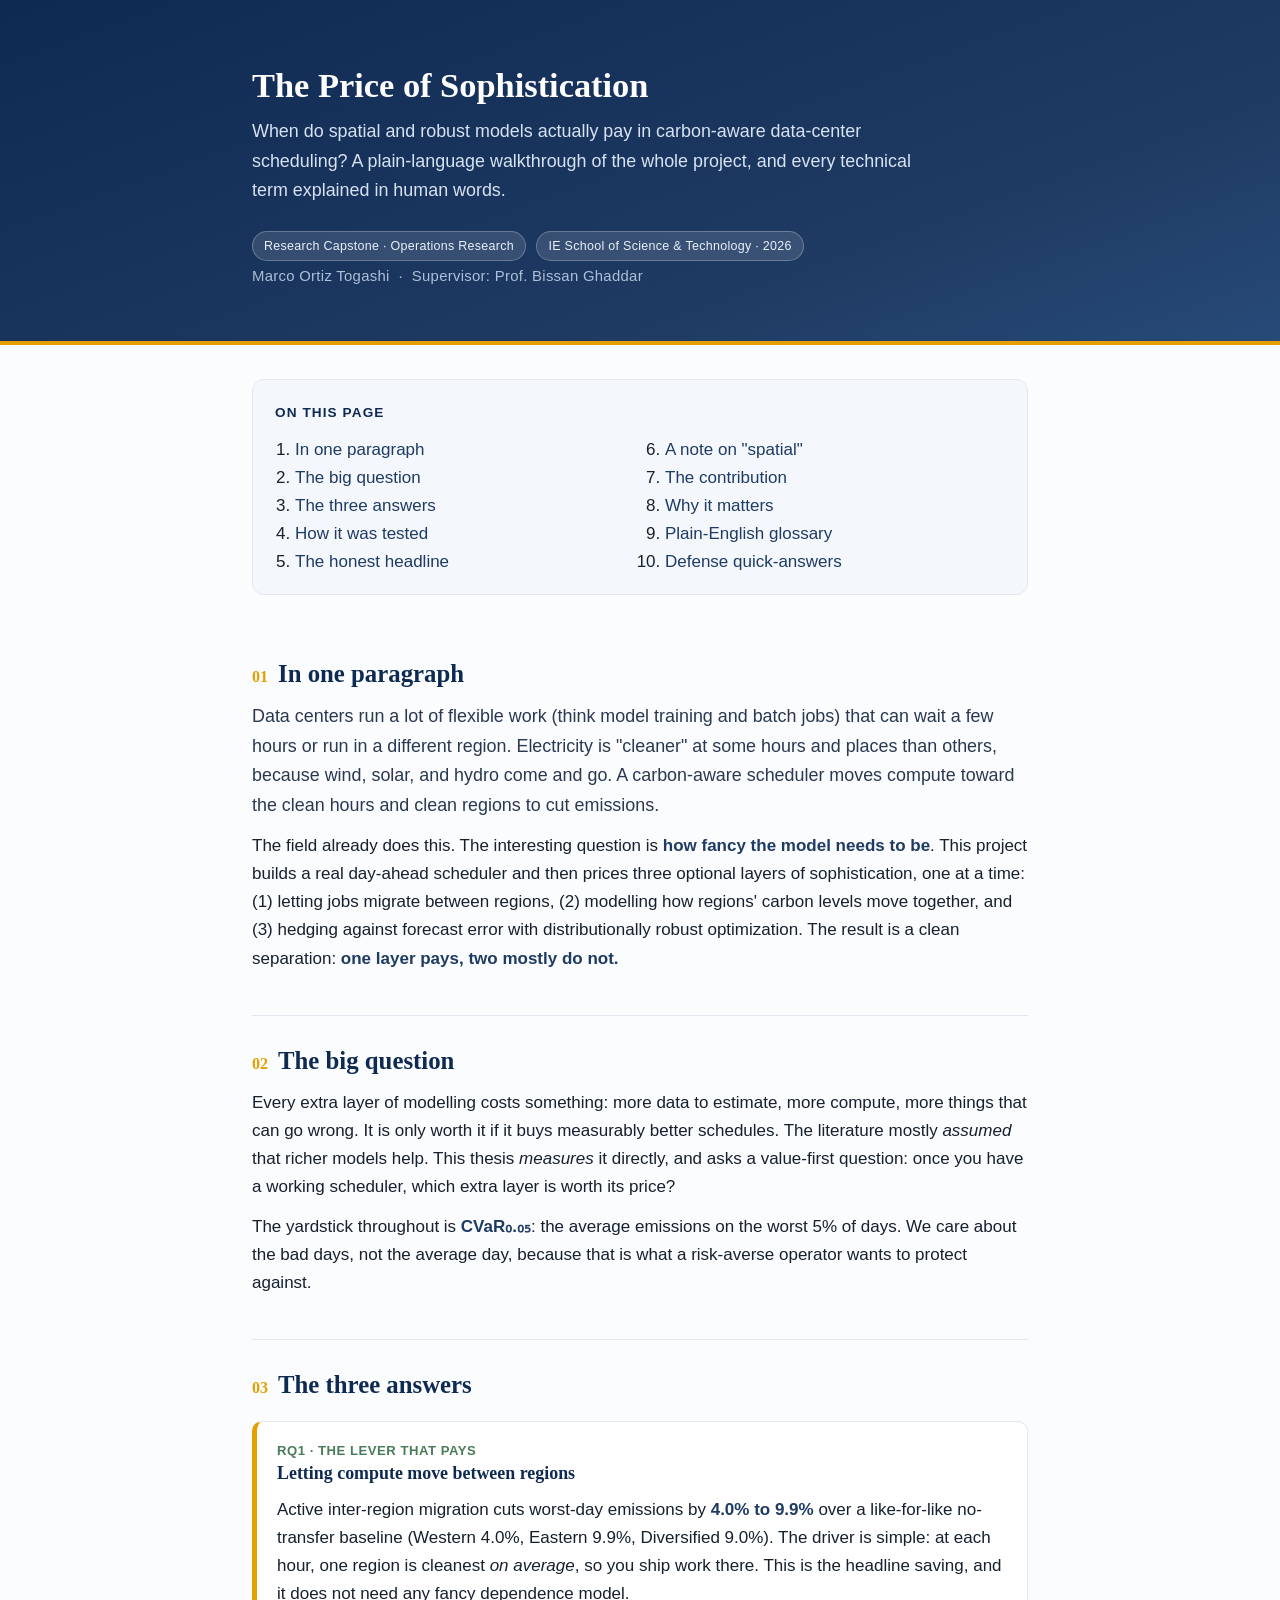
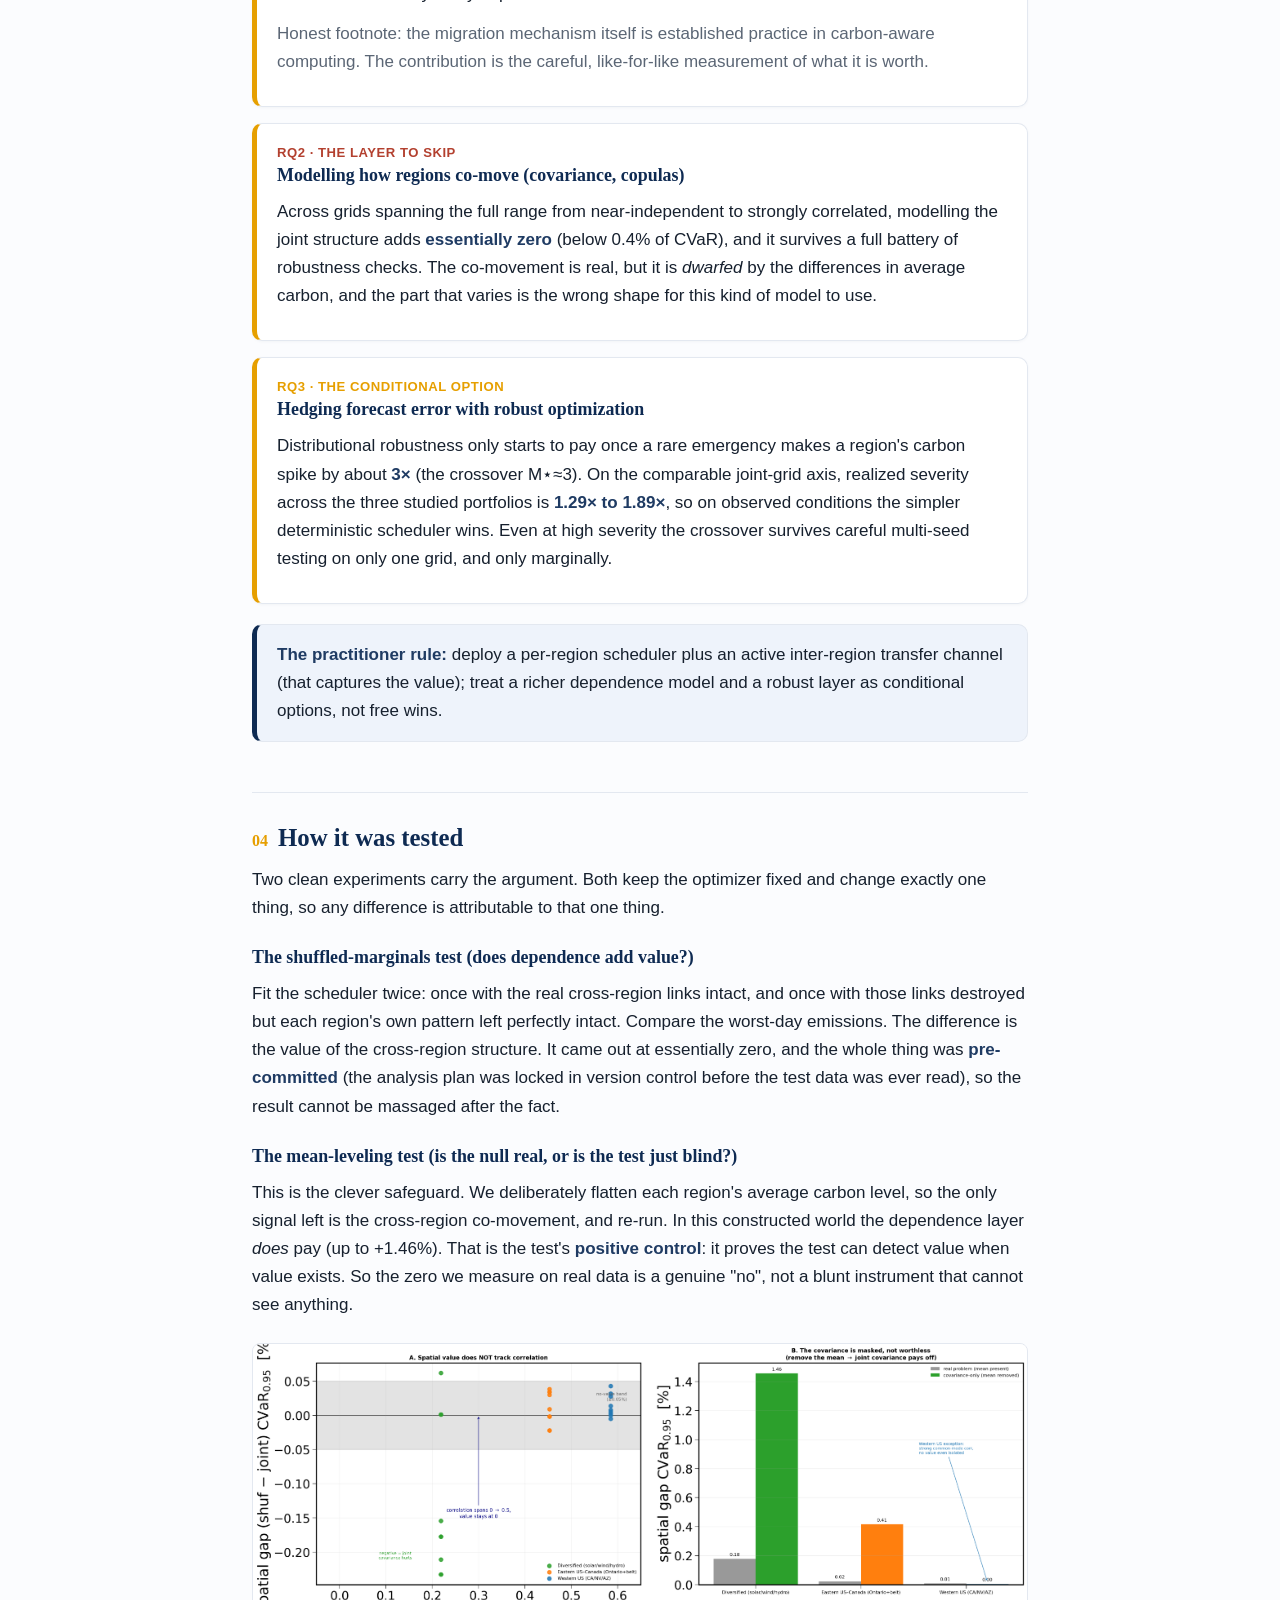
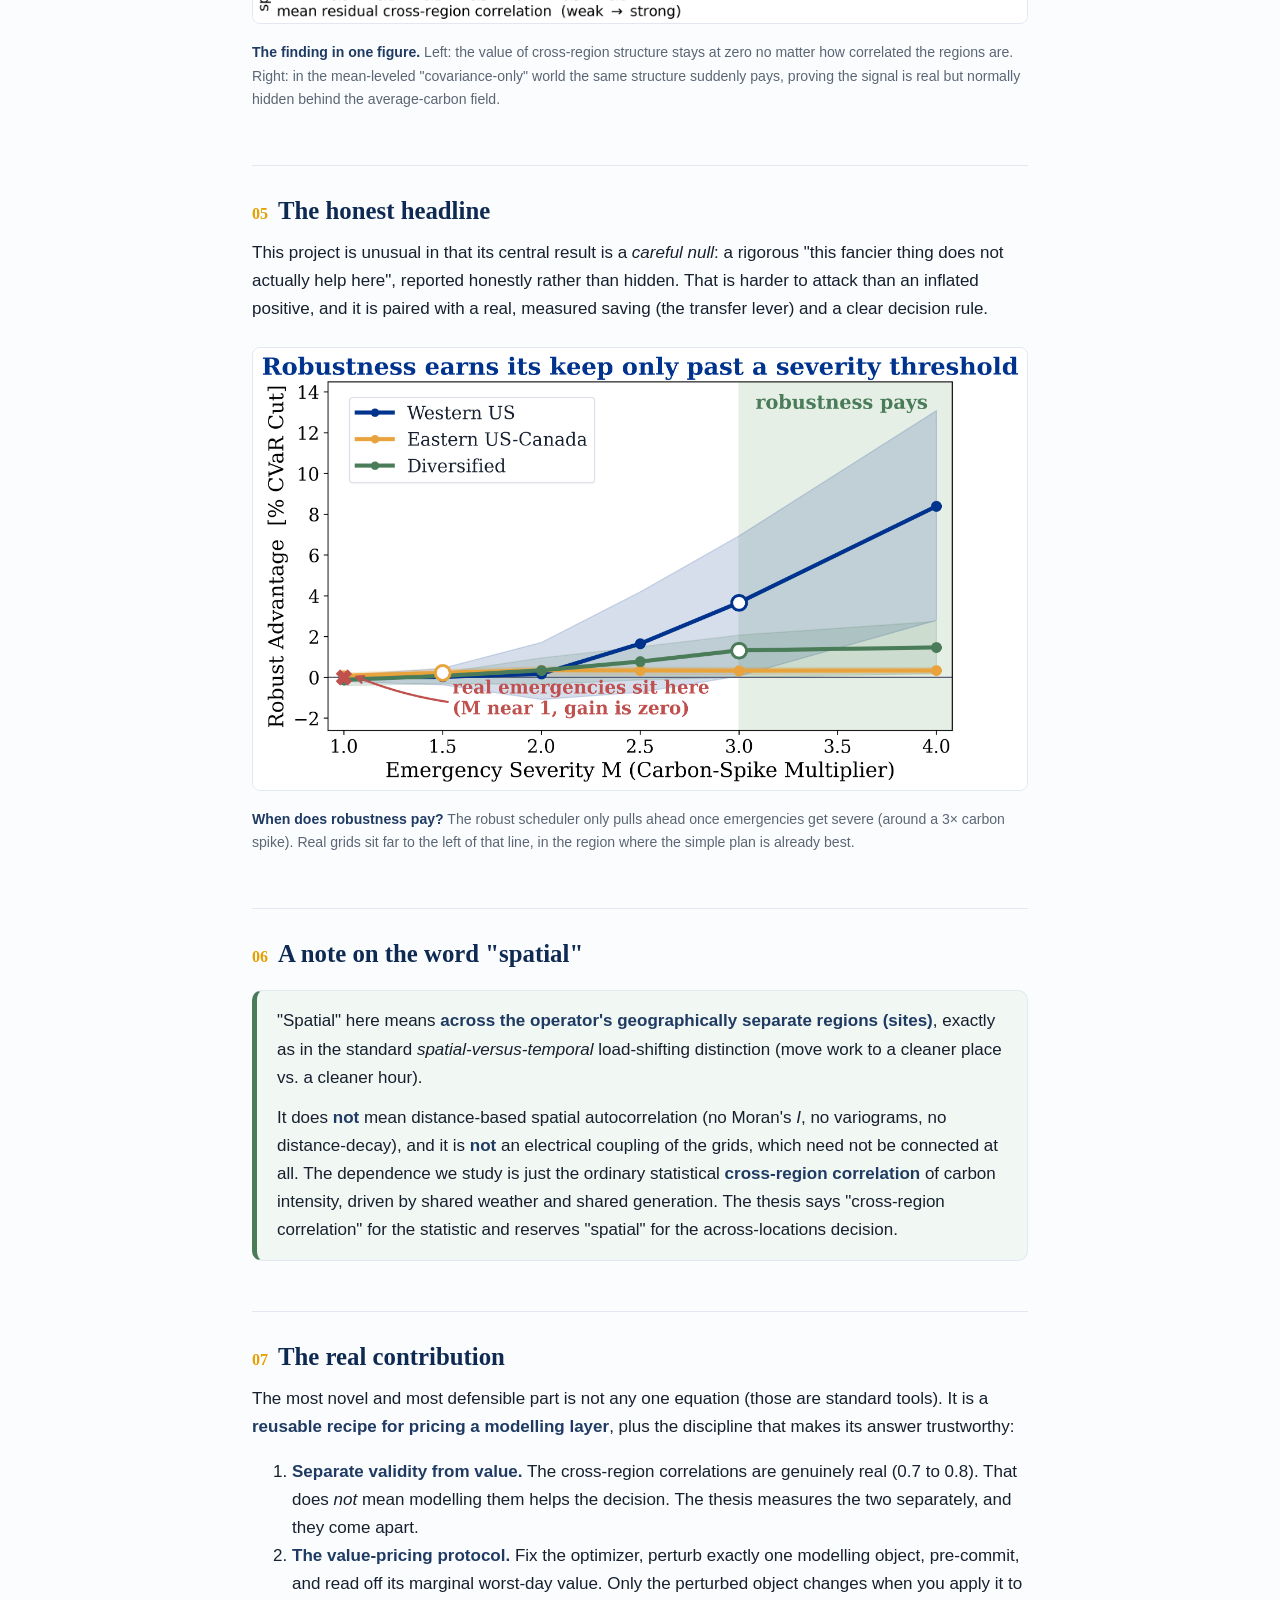
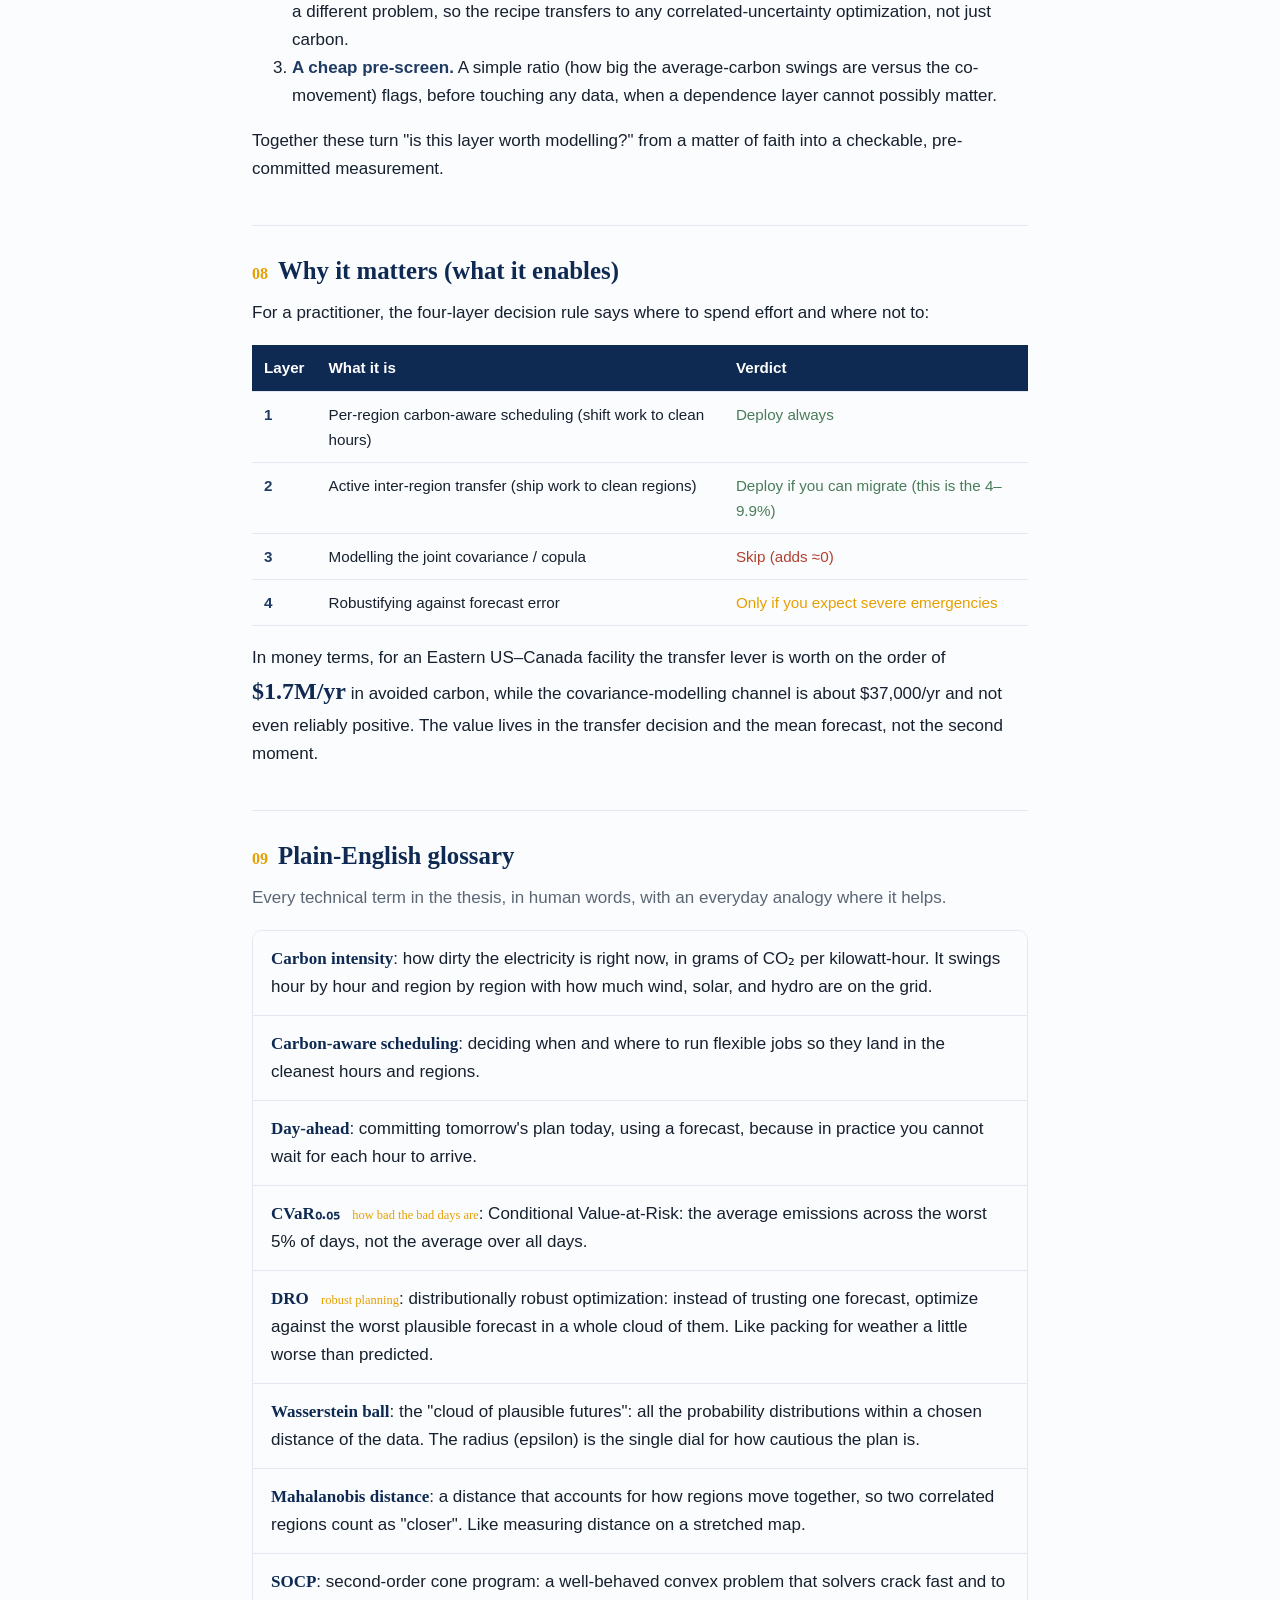
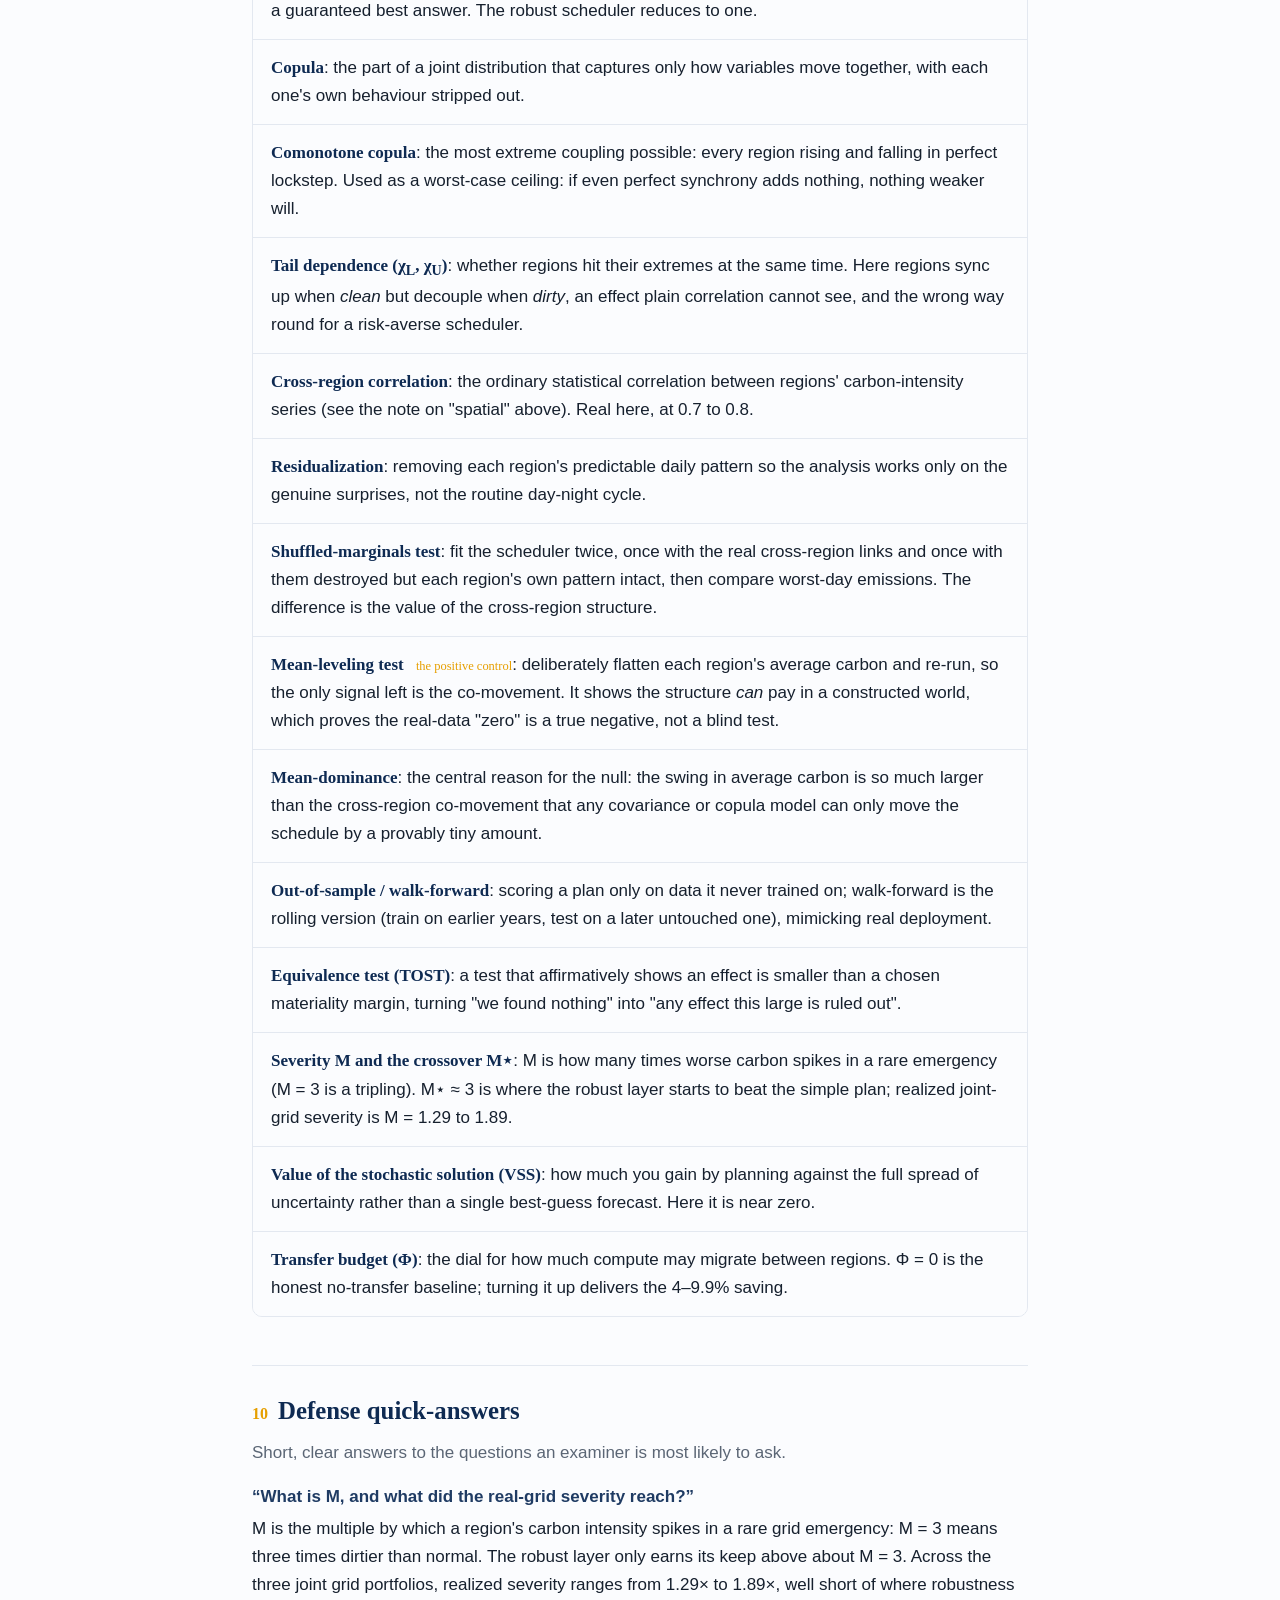
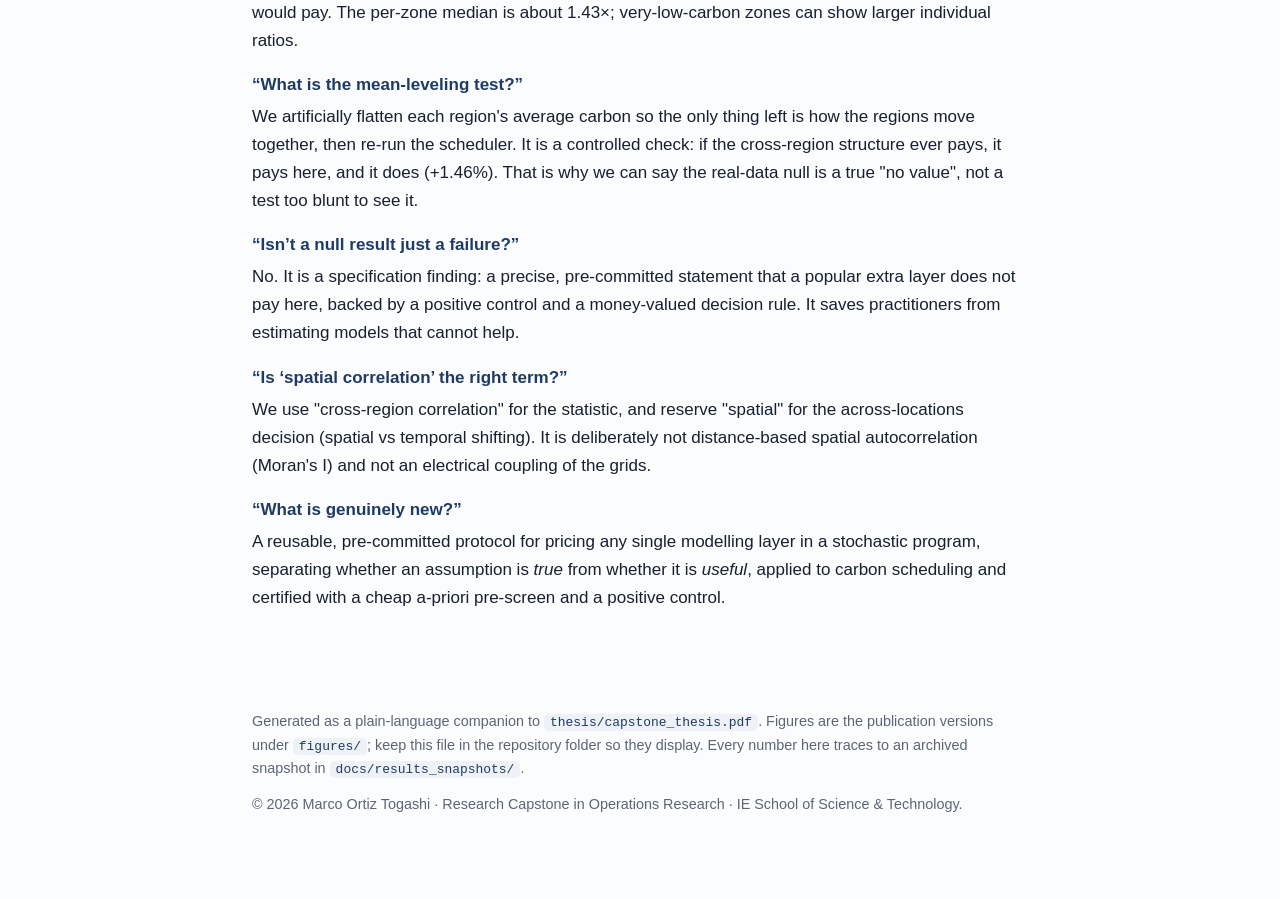
<file: capstone_explained.html>
<!DOCTYPE html>
<html lang="en">
<head>
<meta charset="utf-8">
<meta name="viewport" content="width=device-width, initial-scale=1">
<title>The Price of Sophistication: Explained Simply</title>
<style>
  :root{
    --navy:#0E2A52; --navy2:#1F3B63; --gold:#E69F00; --sage:#4A7C59;
    --rust:#B3402F; --ink:#16202E; --muted:#5b6675; --line:#e3e8f0;
    --tint:#f4f7fc; --bg:#fbfcfe; --card:#ffffff;
  }
  *{box-sizing:border-box}
  html{scroll-behavior:smooth}
  body{
    margin:0; background:var(--bg); color:var(--ink);
    font-family:-apple-system,BlinkMacSystemFont,"Segoe UI",Roboto,Helvetica,Arial,sans-serif;
    line-height:1.65; font-size:17px; -webkit-font-smoothing:antialiased;
  }
  .wrap{max-width:820px; margin:0 auto; padding:0 22px}
  h1,h2,h3{font-family:Georgia,"Times New Roman",serif; color:var(--navy); line-height:1.25}
  header.hero{
    background:linear-gradient(160deg,var(--navy) 0%,var(--navy2) 70%,#274a78 100%);
    color:#fff; padding:64px 0 52px; border-bottom:4px solid var(--gold);
  }
  header.hero h1{color:#fff; font-size:2.15rem; margin:0 0 10px}
  header.hero .sub{font-size:1.12rem; color:#d7e2f2; max-width:680px}
  header.hero .meta{margin-top:22px; font-size:.93rem; color:#aebfd8; letter-spacing:.02em}
  .pill{display:inline-block; background:rgba(255,255,255,.12); border:1px solid rgba(255,255,255,.25);
        color:#eaf1fb; font-size:.78rem; padding:4px 11px; border-radius:999px; margin:3px 6px 3px 0}
  nav.toc{background:var(--tint); border:1px solid var(--line); border-radius:12px; padding:18px 22px; margin:34px 0}
  nav.toc strong{color:var(--navy); font-size:.85rem; letter-spacing:.08em; text-transform:uppercase}
  nav.toc ol{margin:10px 0 0; padding-left:20px; columns:2; column-gap:30px}
  nav.toc a{color:var(--navy2); text-decoration:none}
  nav.toc a:hover{text-decoration:underline; color:var(--gold)}
  section{padding:30px 0; border-bottom:1px solid var(--line)}
  section:last-of-type{border-bottom:none}
  h2{font-size:1.55rem; margin:0 0 6px}
  h2 .num{color:var(--gold); font-size:1.0rem; font-family:inherit; margin-right:10px}
  h3{font-size:1.12rem; margin:24px 0 4px}
  p{margin:12px 0}
  .lead{font-size:1.12rem; color:#2a3850}
  .muted{color:var(--muted)}
  strong{color:var(--navy2)}
  .cards{display:grid; grid-template-columns:1fr; gap:16px; margin:20px 0}
  .card{background:var(--card); border:1px solid var(--line); border-left:5px solid var(--gold);
        border-radius:10px; padding:18px 20px; box-shadow:0 1px 3px rgba(20,40,80,.04)}
  .card h3{margin-top:0; color:var(--navy)}
  .card .verdict{font-size:.82rem; font-weight:700; letter-spacing:.04em; text-transform:uppercase}
  .v-pay{color:var(--sage)} .v-skip{color:var(--rust)} .v-cond{color:var(--gold)}
  .callout{background:var(--tint); border:1px solid var(--line); border-radius:10px; padding:16px 20px; margin:20px 0}
  .callout.key{border-left:5px solid var(--navy); background:#eef3fb}
  .callout.note{border-left:5px solid var(--sage); background:#f1f7f3}
  .bignum{font-family:Georgia,serif; font-size:1.5rem; color:var(--navy); font-weight:700}
  figure{margin:24px 0; text-align:center}
  figure img{max-width:100%; height:auto; border:1px solid var(--line); border-radius:8px; background:#fff}
  figcaption{font-size:.88rem; color:var(--muted); margin-top:8px; text-align:left}
  .gloss{display:grid; grid-template-columns:1fr; gap:0; margin:18px 0; border:1px solid var(--line); border-radius:10px; overflow:hidden}
  .gloss .row{padding:14px 18px; border-bottom:1px solid var(--line)}
  .gloss .row:last-child{border-bottom:none}
  .gloss .row:nth-child(odd){background:#fbfcfe}
  .gloss .term{font-weight:700; color:var(--navy); font-family:Georgia,serif}
  .gloss .term .tag{font-family:inherit; font-weight:400; font-size:.78rem; color:var(--gold); margin-left:8px}
  .qa{margin:16px 0}
  .qa .q{font-weight:700; color:var(--navy2)}
  .qa .a{margin:4px 0 16px}
  table.layers{width:100%; border-collapse:collapse; margin:18px 0; font-size:.95rem}
  table.layers th,table.layers td{text-align:left; padding:10px 12px; border-bottom:1px solid var(--line); vertical-align:top}
  table.layers th{background:var(--navy); color:#fff; font-weight:600}
  table.layers tr:nth-child(even) td{background:#fbfcfe}
  footer{padding:40px 0 70px; color:var(--muted); font-size:.9rem}
  code{background:#eef1f6; padding:1px 6px; border-radius:5px; font-size:.9em; color:var(--navy2)}
  @media(max-width:600px){nav.toc ol{columns:1} header.hero h1{font-size:1.7rem}}
</style>
</head>
<body>

<header class="hero">
  <div class="wrap">
    <h1>The Price of Sophistication</h1>
    <div class="sub">When do spatial and robust models actually pay in carbon-aware
    data-center scheduling? A plain-language walkthrough of the whole project, and every
    technical term explained in human words.</div>
    <div class="meta">
      <span class="pill">Research Capstone · Operations Research</span>
      <span class="pill">IE School of Science &amp; Technology · 2026</span><br>
      Marco Ortiz Togashi &nbsp;·&nbsp; Supervisor: Prof. Bissan Ghaddar
    </div>
  </div>
</header>

<div class="wrap">

  <nav class="toc">
    <strong>On this page</strong>
    <ol>
      <li><a href="#plain">In one paragraph</a></li>
      <li><a href="#question">The big question</a></li>
      <li><a href="#answers">The three answers</a></li>
      <li><a href="#how">How it was tested</a></li>
      <li><a href="#headline">The honest headline</a></li>
      <li><a href="#spatial">A note on "spatial"</a></li>
      <li><a href="#contribution">The contribution</a></li>
      <li><a href="#enables">Why it matters</a></li>
      <li><a href="#glossary">Plain-English glossary</a></li>
      <li><a href="#defense">Defense quick-answers</a></li>
    </ol>
  </nav>

  <section id="plain">
    <h2><span class="num">01</span>In one paragraph</h2>
    <p class="lead">Data centers run a lot of flexible work (think model training and batch
    jobs) that can wait a few hours or run in a different region. Electricity is "cleaner"
    at some hours and places than others, because wind, solar, and hydro come and go. A
    carbon-aware scheduler moves compute toward the clean hours and clean regions to cut
    emissions.</p>
    <p>The field already does this. The interesting question is <strong>how fancy the model
    needs to be</strong>. This project builds a real day-ahead scheduler and then prices three
    optional layers of sophistication, one at a time: (1) letting jobs migrate between
    regions, (2) modelling how regions' carbon levels move together, and (3) hedging against
    forecast error with distributionally robust optimization. The result is a clean
    separation: <strong>one layer pays, two mostly do not.</strong></p>
  </section>

  <section id="question">
    <h2><span class="num">02</span>The big question</h2>
    <p>Every extra layer of modelling costs something: more data to estimate, more compute,
    more things that can go wrong. It is only worth it if it buys measurably better
    schedules. The literature mostly <em>assumed</em> that richer models help. This thesis
    <em>measures</em> it directly, and asks a value-first question: once you have a working
    scheduler, which extra layer is worth its price?</p>
    <p>The yardstick throughout is <strong>CVaR&#8320;.&#8320;&#8325;</strong>: the average
    emissions on the worst 5% of days. We care about the bad days, not the average day,
    because that is what a risk-averse operator wants to protect against.</p>
  </section>

  <section id="answers">
    <h2><span class="num">03</span>The three answers</h2>
    <div class="cards">
      <div class="card">
        <div class="verdict v-pay">RQ1 · the lever that pays</div>
        <h3>Letting compute move between regions</h3>
        <p>Active inter-region migration cuts worst-day emissions by <strong>4.0% to
        9.9%</strong> over a like-for-like no-transfer baseline (Western 4.0%, Eastern 9.9%,
        Diversified 9.0%). The driver is simple: at each hour, one region is cleanest
        <em>on average</em>, so you ship work there. This is the headline saving, and it does
        not need any fancy dependence model.</p>
        <p class="muted">Honest footnote: the migration mechanism itself is established
        practice in carbon-aware computing. The contribution is the careful, like-for-like
        measurement of what it is worth.</p>
      </div>
      <div class="card">
        <div class="verdict v-skip">RQ2 · the layer to skip</div>
        <h3>Modelling how regions co-move (covariance, copulas)</h3>
        <p>Across grids spanning the full range from near-independent to strongly correlated,
        modelling the joint structure adds <strong>essentially zero</strong> (below 0.4% of
        CVaR), and it survives a full battery of robustness checks. The co-movement is real,
        but it is <em>dwarfed</em> by the differences in average carbon, and the part that
        varies is the wrong shape for this kind of model to use.</p>
      </div>
      <div class="card">
        <div class="verdict v-cond">RQ3 · the conditional option</div>
        <h3>Hedging forecast error with robust optimization</h3>
        <p>Distributional robustness only starts to pay once a rare emergency makes a region's
        carbon spike by about <strong>3&times;</strong> (the crossover M&#8902;&#8776;3). On the
        comparable joint-grid axis, realized severity across the three studied portfolios is
        <strong>1.29&times; to 1.89&times;</strong>,
        so on observed conditions the simpler deterministic scheduler wins. Even at high
        severity the crossover survives careful multi-seed testing on only one grid, and only
        marginally.</p>
      </div>
    </div>
    <div class="callout key">
      <strong>The practitioner rule:</strong> deploy a per-region scheduler plus an active
      inter-region transfer channel (that captures the value); treat a richer dependence
      model and a robust layer as conditional options, not free wins.
    </div>
  </section>

  <section id="how">
    <h2><span class="num">04</span>How it was tested</h2>
    <p>Two clean experiments carry the argument. Both keep the optimizer fixed and change
    exactly one thing, so any difference is attributable to that one thing.</p>

    <h3>The shuffled-marginals test (does dependence add value?)</h3>
    <p>Fit the scheduler twice: once with the real cross-region links intact, and once with
    those links destroyed but each region's own pattern left perfectly intact. Compare the
    worst-day emissions. The difference is the value of the cross-region structure. It came
    out at essentially zero, and the whole thing was <strong>pre-committed</strong> (the
    analysis plan was locked in version control before the test data was ever read), so the
    result cannot be massaged after the fact.</p>

    <h3>The mean-leveling test (is the null real, or is the test just blind?)</h3>
    <p>This is the clever safeguard. We deliberately flatten each region's average carbon
    level, so the only signal left is the cross-region co-movement, and re-run. In this
    constructed world the dependence layer <em>does</em> pay (up to +1.46%). That is the
    test's <strong>positive control</strong>: it proves the test can detect value when value
    exists. So the zero we measure on real data is a genuine "no", not a blunt instrument
    that cannot see anything.</p>

    <figure>
      <img src="poster/figs/finding.png" alt="Two-panel summary: spatial value does not track correlation; the covariance is masked, not worthless">
      <figcaption><strong>The finding in one figure.</strong> Left: the value of cross-region
      structure stays at zero no matter how correlated the regions are. Right: in the
      mean-leveled "covariance-only" world the same structure suddenly pays, proving the
      signal is real but normally hidden behind the average-carbon field.</figcaption>
    </figure>
  </section>

  <section id="headline">
    <h2><span class="num">05</span>The honest headline</h2>
    <p>This project is unusual in that its central result is a <em>careful null</em>: a
    rigorous "this fancier thing does not actually help here", reported honestly rather than
    hidden. That is harder to attack than an inflated positive, and it is paired with a real,
    measured saving (the transfer lever) and a clear decision rule.</p>
    <figure>
      <img src="poster/figs/crossover.png" alt="Robust advantage versus emergency severity, with the crossover near M=3">
      <figcaption><strong>When does robustness pay?</strong> The robust scheduler only pulls
      ahead once emergencies get severe (around a 3&times; carbon spike). Real grids sit far
      to the left of that line, in the region where the simple plan is already best.</figcaption>
    </figure>
  </section>

  <section id="spatial">
    <h2><span class="num">06</span>A note on the word "spatial"</h2>
    <div class="callout note">
      <p style="margin-top:0">"Spatial" here means <strong>across the operator's
      geographically separate regions (sites)</strong>, exactly as in the standard
      <em>spatial-versus-temporal</em> load-shifting distinction (move work to a cleaner
      place vs. a cleaner hour).</p>
      <p style="margin-bottom:0">It does <strong>not</strong> mean distance-based spatial
      autocorrelation (no Moran's <em>I</em>, no variograms, no distance-decay), and it is
      <strong>not</strong> an electrical coupling of the grids, which need not be connected
      at all. The dependence we study is just the ordinary statistical
      <strong>cross-region correlation</strong> of carbon intensity, driven by shared weather
      and shared generation. The thesis says "cross-region correlation" for the statistic and
      reserves "spatial" for the across-locations decision.</p>
    </div>
  </section>

  <section id="contribution">
    <h2><span class="num">07</span>The real contribution</h2>
    <p>The most novel and most defensible part is not any one equation (those are standard
    tools). It is a <strong>reusable recipe for pricing a modelling layer</strong>, plus the
    discipline that makes its answer trustworthy:</p>
    <ol>
      <li><strong>Separate validity from value.</strong> The cross-region correlations are
      genuinely real (0.7 to 0.8). That does <em>not</em> mean modelling them helps the
      decision. The thesis measures the two separately, and they come apart.</li>
      <li><strong>The value-pricing protocol.</strong> Fix the optimizer, perturb exactly one
      modelling object, pre-commit, and read off its marginal worst-day value. Only the
      perturbed object changes when you apply it to a different problem, so the recipe
      transfers to any correlated-uncertainty optimization, not just carbon.</li>
      <li><strong>A cheap pre-screen.</strong> A simple ratio (how big the average-carbon
      swings are versus the co-movement) flags, before touching any data, when a dependence
      layer cannot possibly matter.</li>
    </ol>
    <p>Together these turn "is this layer worth modelling?" from a matter of faith into a
    checkable, pre-committed measurement.</p>
  </section>

  <section id="enables">
    <h2><span class="num">08</span>Why it matters (what it enables)</h2>
    <p>For a practitioner, the four-layer decision rule says where to spend effort and where
    not to:</p>
    <table class="layers">
      <tr><th>Layer</th><th>What it is</th><th>Verdict</th></tr>
      <tr><td><strong>1</strong></td><td>Per-region carbon-aware scheduling (shift work to clean hours)</td><td class="v-pay">Deploy always</td></tr>
      <tr><td><strong>2</strong></td><td>Active inter-region transfer (ship work to clean regions)</td><td class="v-pay">Deploy if you can migrate (this is the 4–9.9%)</td></tr>
      <tr><td><strong>3</strong></td><td>Modelling the joint covariance / copula</td><td class="v-skip">Skip (adds ≈0)</td></tr>
      <tr><td><strong>4</strong></td><td>Robustifying against forecast error</td><td class="v-cond">Only if you expect severe emergencies</td></tr>
    </table>
    <p>In money terms, for an Eastern US–Canada facility the transfer lever is worth on the
    order of <span class="bignum">$1.7M/yr</span> in avoided carbon, while the
    covariance-modelling channel is about $37,000/yr and not even reliably positive. The
    value lives in the transfer decision and the mean forecast, not the second moment.</p>
  </section>

  <section id="glossary">
    <h2><span class="num">09</span>Plain-English glossary</h2>
    <p class="muted">Every technical term in the thesis, in human words, with an everyday
    analogy where it helps.</p>
    <div class="gloss">
      <div class="row"><span class="term">Carbon intensity</span>: how dirty the electricity is right now, in grams of CO&#8322; per kilowatt-hour. It swings hour by hour and region by region with how much wind, solar, and hydro are on the grid.</div>
      <div class="row"><span class="term">Carbon-aware scheduling</span>: deciding when and where to run flexible jobs so they land in the cleanest hours and regions.</div>
      <div class="row"><span class="term">Day-ahead</span>: committing tomorrow's plan today, using a forecast, because in practice you cannot wait for each hour to arrive.</div>
      <div class="row"><span class="term">CVaR&#8320;.&#8320;&#8325; <span class="tag">how bad the bad days are</span></span>: Conditional Value-at-Risk: the average emissions across the worst 5% of days, not the average over all days.</div>
      <div class="row"><span class="term">DRO <span class="tag">robust planning</span></span>: distributionally robust optimization: instead of trusting one forecast, optimize against the worst plausible forecast in a whole cloud of them. Like packing for weather a little worse than predicted.</div>
      <div class="row"><span class="term">Wasserstein ball</span>: the "cloud of plausible futures": all the probability distributions within a chosen distance of the data. The radius (epsilon) is the single dial for how cautious the plan is.</div>
      <div class="row"><span class="term">Mahalanobis distance</span>: a distance that accounts for how regions move together, so two correlated regions count as "closer". Like measuring distance on a stretched map.</div>
      <div class="row"><span class="term">SOCP</span>: second-order cone program: a well-behaved convex problem that solvers crack fast and to a guaranteed best answer. The robust scheduler reduces to one.</div>
      <div class="row"><span class="term">Copula</span>: the part of a joint distribution that captures only how variables move together, with each one's own behaviour stripped out.</div>
      <div class="row"><span class="term">Comonotone copula</span>: the most extreme coupling possible: every region rising and falling in perfect lockstep. Used as a worst-case ceiling: if even perfect synchrony adds nothing, nothing weaker will.</div>
      <div class="row"><span class="term">Tail dependence (&chi;<sub>L</sub>, &chi;<sub>U</sub>)</span>: whether regions hit their extremes at the same time. Here regions sync up when <em>clean</em> but decouple when <em>dirty</em>, an effect plain correlation cannot see, and the wrong way round for a risk-averse scheduler.</div>
      <div class="row"><span class="term">Cross-region correlation</span>: the ordinary statistical correlation between regions' carbon-intensity series (see the note on "spatial" above). Real here, at 0.7 to 0.8.</div>
      <div class="row"><span class="term">Residualization</span>: removing each region's predictable daily pattern so the analysis works only on the genuine surprises, not the routine day-night cycle.</div>
      <div class="row"><span class="term">Shuffled-marginals test</span>: fit the scheduler twice, once with the real cross-region links and once with them destroyed but each region's own pattern intact, then compare worst-day emissions. The difference is the value of the cross-region structure.</div>
      <div class="row"><span class="term">Mean-leveling test <span class="tag">the positive control</span></span>: deliberately flatten each region's average carbon and re-run, so the only signal left is the co-movement. It shows the structure <em>can</em> pay in a constructed world, which proves the real-data "zero" is a true negative, not a blind test.</div>
      <div class="row"><span class="term">Mean-dominance</span>: the central reason for the null: the swing in average carbon is so much larger than the cross-region co-movement that any covariance or copula model can only move the schedule by a provably tiny amount.</div>
      <div class="row"><span class="term">Out-of-sample / walk-forward</span>: scoring a plan only on data it never trained on; walk-forward is the rolling version (train on earlier years, test on a later untouched one), mimicking real deployment.</div>
      <div class="row"><span class="term">Equivalence test (TOST)</span>: a test that affirmatively shows an effect is smaller than a chosen materiality margin, turning "we found nothing" into "any effect this large is ruled out".</div>
      <div class="row"><span class="term">Severity M and the crossover M&#8902;</span>: M is how many times worse carbon spikes in a rare emergency (M = 3 is a tripling). M&#8902; &#8776; 3 is where the robust layer starts to beat the simple plan; realized joint-grid severity is M = 1.29 to 1.89.</div>
      <div class="row"><span class="term">Value of the stochastic solution (VSS)</span>: how much you gain by planning against the full spread of uncertainty rather than a single best-guess forecast. Here it is near zero.</div>
      <div class="row"><span class="term">Transfer budget (&Phi;)</span>: the dial for how much compute may migrate between regions. &Phi; = 0 is the honest no-transfer baseline; turning it up delivers the 4–9.9% saving.</div>
    </div>
  </section>

  <section id="defense">
    <h2><span class="num">10</span>Defense quick-answers</h2>
    <p class="muted">Short, clear answers to the questions an examiner is most likely to ask.</p>
    <div class="qa">
      <div class="q">&ldquo;What is M, and what did the real-grid severity reach?&rdquo;</div>
      <div class="a">M is the multiple by which a region's carbon intensity spikes in a rare grid
      emergency: M = 3 means three times dirtier than normal. The robust layer only earns its
      keep above about M = 3. Across the three joint grid portfolios, realized severity ranges
      from 1.29&times; to 1.89&times;, well short of where robustness would pay. The per-zone
      median is about 1.43&times;; very-low-carbon zones can show larger individual ratios.</div>

      <div class="q">&ldquo;What is the mean-leveling test?&rdquo;</div>
      <div class="a">We artificially flatten each region's average carbon so the only thing left
      is how the regions move together, then re-run the scheduler. It is a controlled check:
      if the cross-region structure ever pays, it pays here, and it does (+1.46%). That is why
      we can say the real-data null is a true "no value", not a test too blunt to see it.</div>

      <div class="q">&ldquo;Isn&rsquo;t a null result just a failure?&rdquo;</div>
      <div class="a">No. It is a specification finding: a precise, pre-committed statement that
      a popular extra layer does not pay here, backed by a positive control and a money-valued
      decision rule. It saves practitioners from estimating models that cannot help.</div>

      <div class="q">&ldquo;Is &lsquo;spatial correlation&rsquo; the right term?&rdquo;</div>
      <div class="a">We use "cross-region correlation" for the statistic, and reserve "spatial"
      for the across-locations decision (spatial vs temporal shifting). It is deliberately not
      distance-based spatial autocorrelation (Moran's I) and not an electrical coupling of the
      grids.</div>

      <div class="q">&ldquo;What is genuinely new?&rdquo;</div>
      <div class="a">A reusable, pre-committed protocol for pricing any single modelling layer
      in a stochastic program, separating whether an assumption is <em>true</em> from whether
      it is <em>useful</em>, applied to carbon scheduling and certified with a cheap a-priori
      pre-screen and a positive control.</div>
    </div>
  </section>

  <footer>
    <p>Generated as a plain-language companion to <code>thesis/capstone_thesis.pdf</code>.
    Figures are the publication versions under <code>figures/</code>; keep this file in the
    repository folder so they display. Every number here traces to an archived snapshot in
    <code>docs/results_snapshots/</code>.</p>
    <p>&copy; 2026 Marco Ortiz Togashi · Research Capstone in Operations Research · IE School of Science &amp; Technology.</p>
  </footer>

</div>
</body>
</html>
</file>
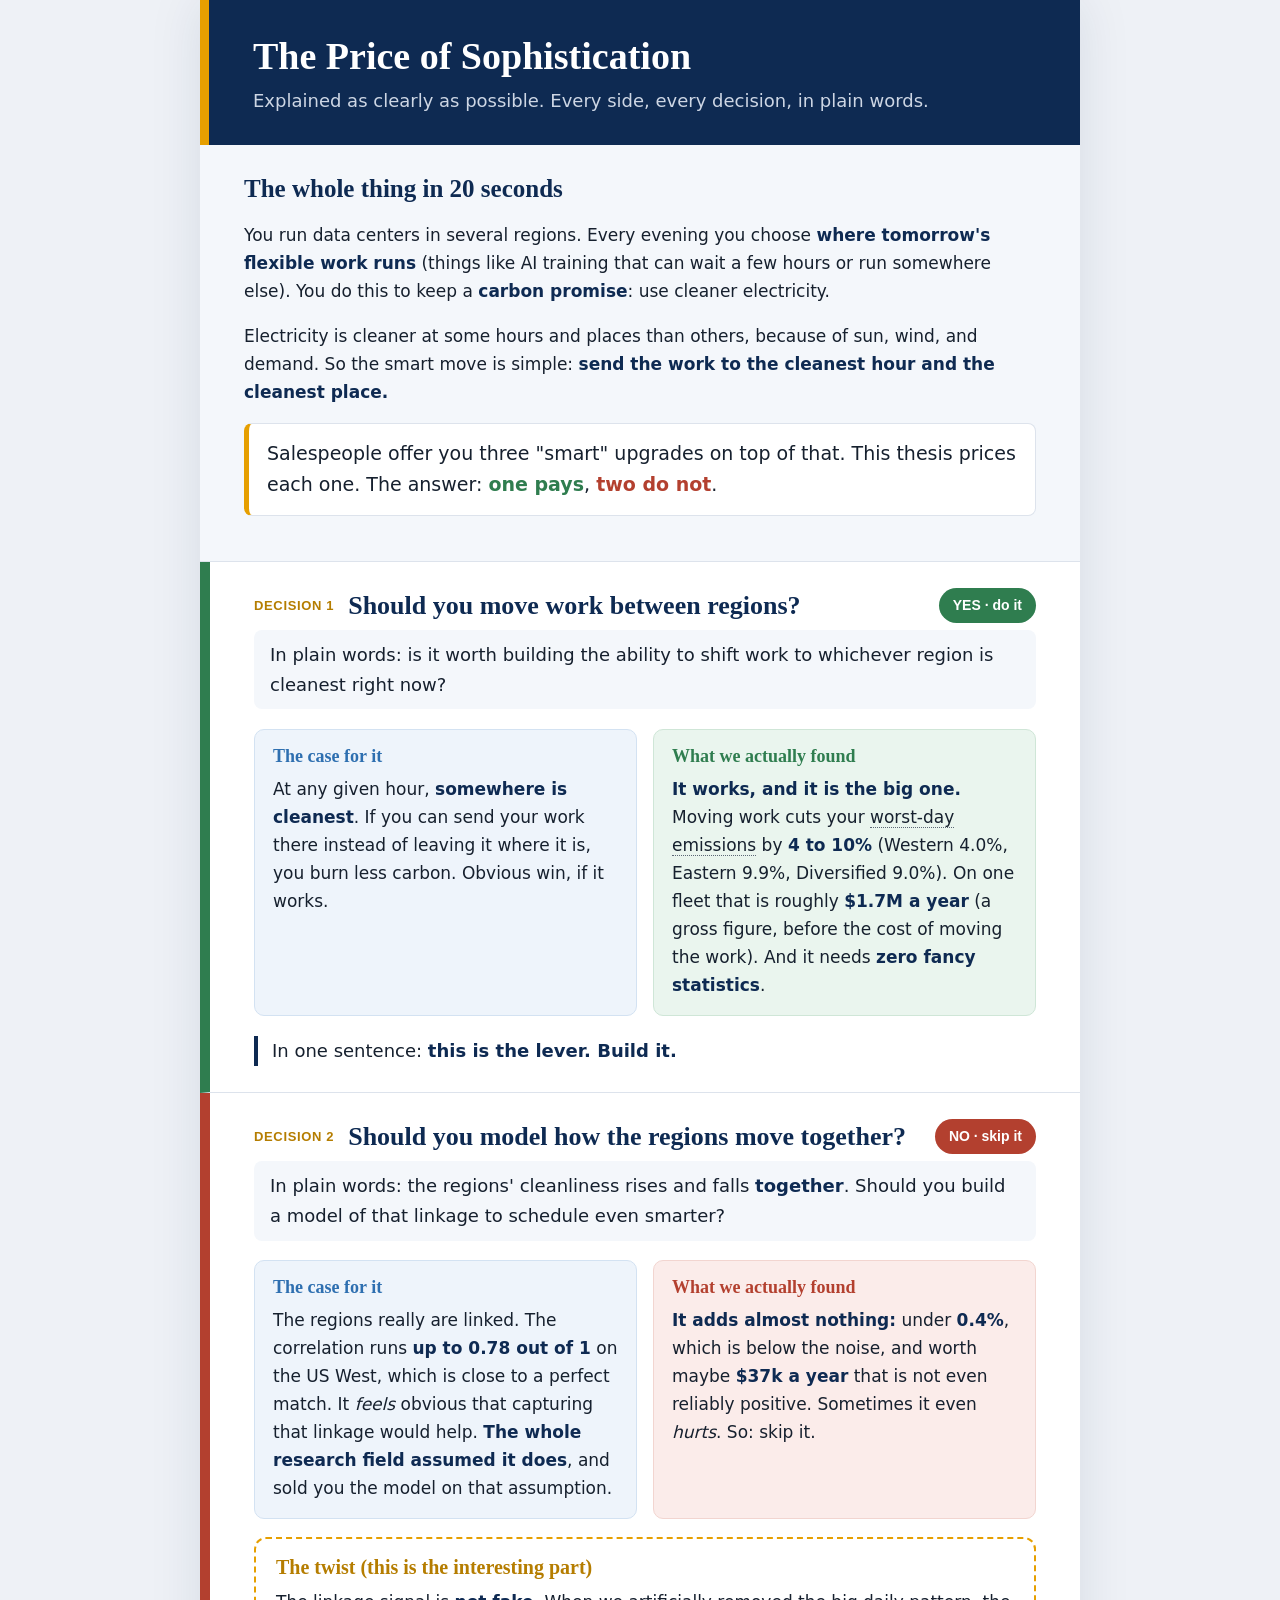
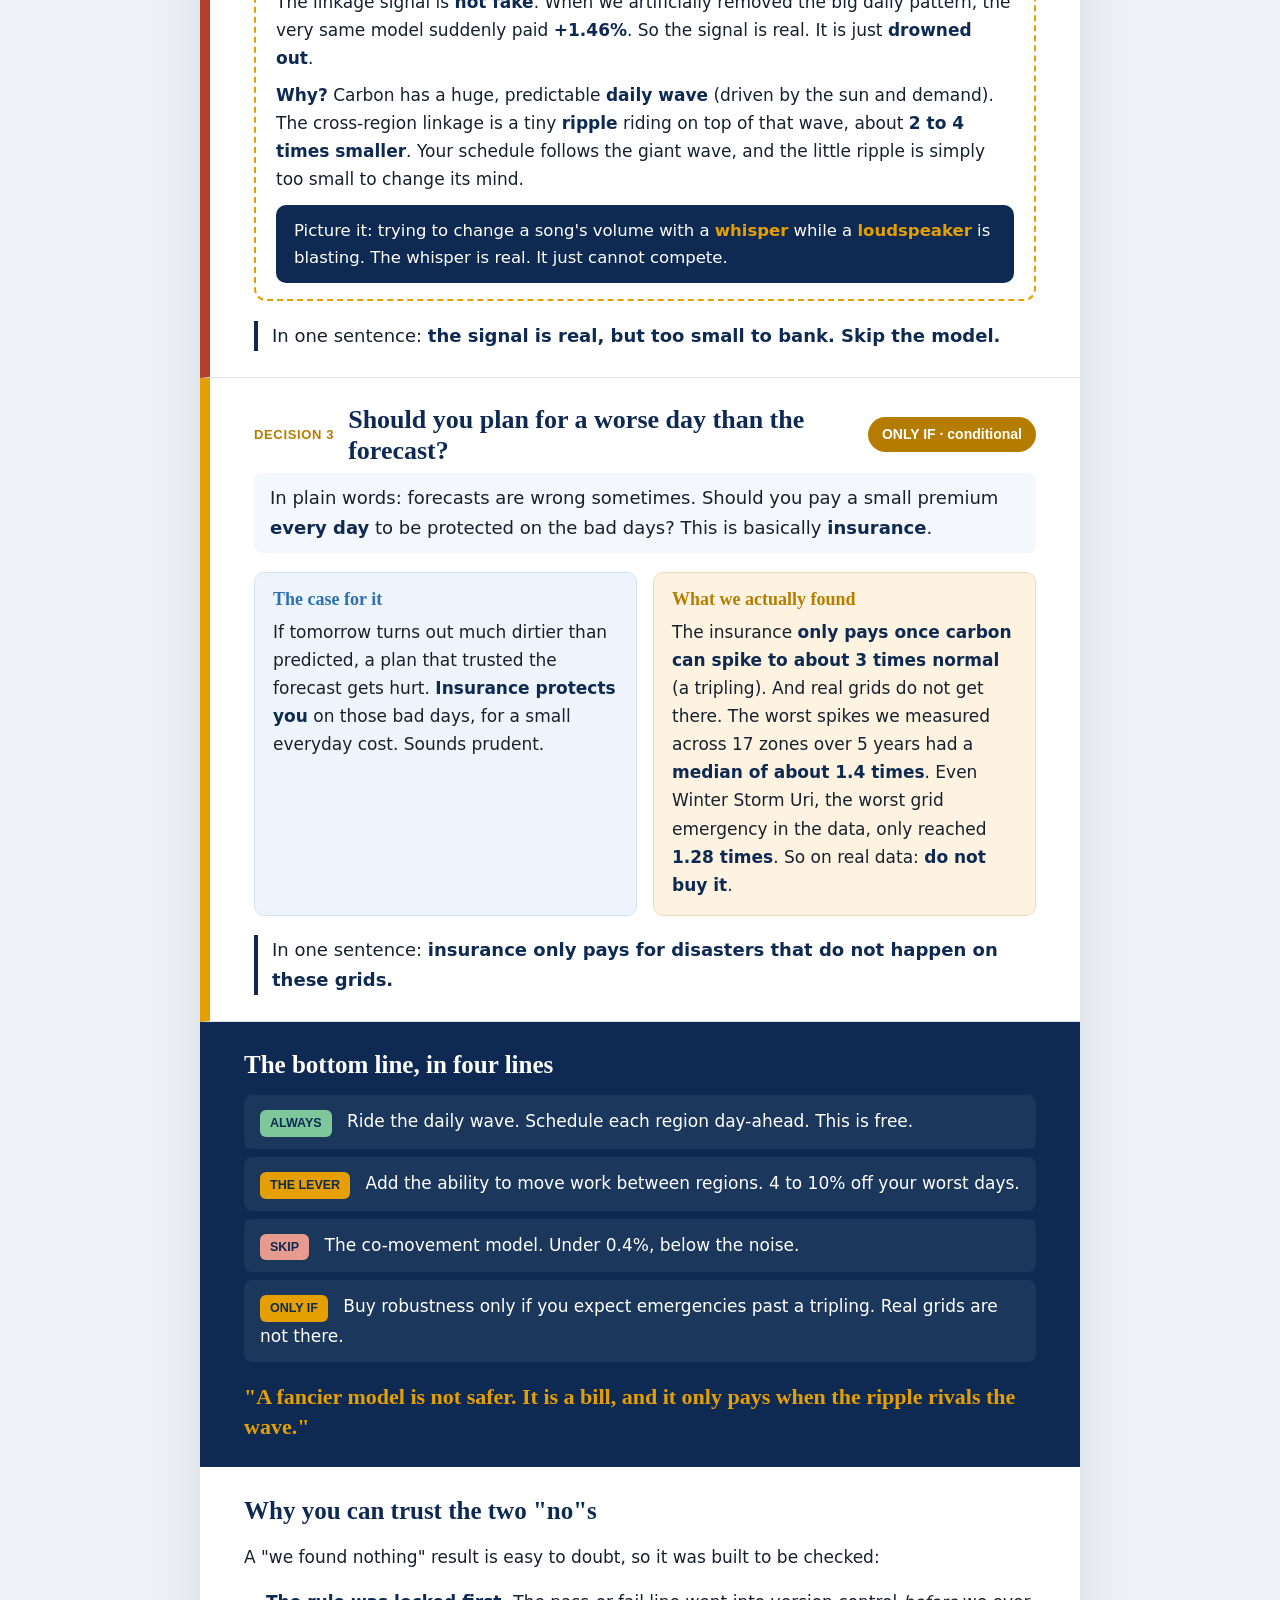
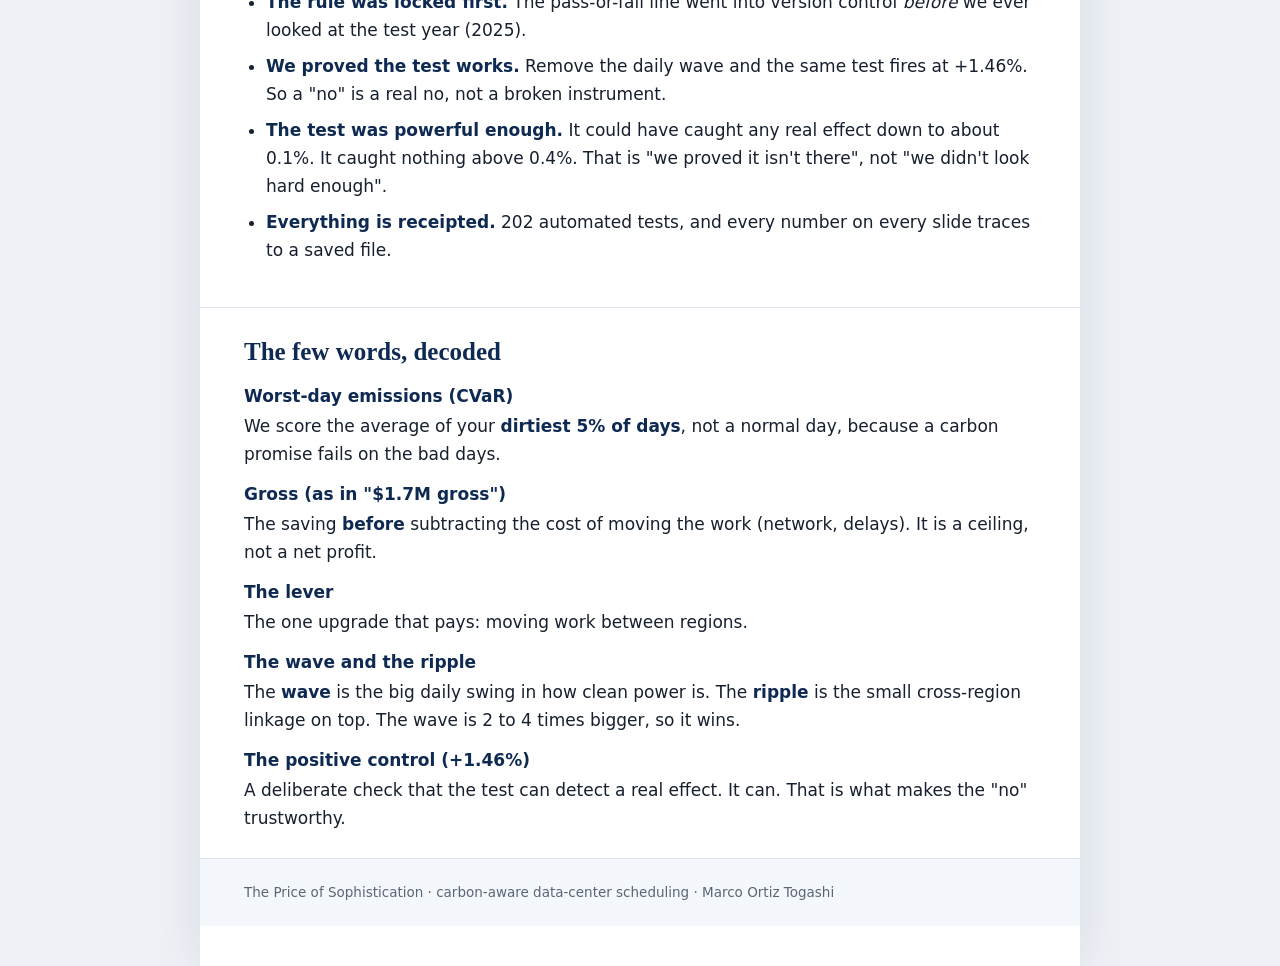
<file: defense/Capstone_Explained_Clearly.html>
<!doctype html>
<html lang="en">
<head>
<meta charset="utf-8">
<meta name="viewport" content="width=device-width, initial-scale=1">
<title>The Price of Sophistication - Explained Clearly</title>
<style>
  :root{
    --navy:#0E2A52; --gold:#E69F00; --goldd:#B57D00; --green:#2f7d4f; --greenbg:#eaf5ee;
    --red:#B3402F; --redbg:#fbecea; --goldbg:#fdf3e0; --ink:#16202E; --muted:#5B6675;
    --line:#dde3ec; --tint:#f4f7fb; --blue:#2E6FB0; --bluebg:#eef4fb;
  }
  *{box-sizing:border-box;}
  body{margin:0;background:#eef1f6;color:var(--ink);
       font:17px/1.65 "Segoe UI",system-ui,-apple-system,sans-serif;}
  .page{max-width:880px;margin:0 auto;background:#fff;padding:0 0 40px;
        box-shadow:0 0 50px rgba(14,42,82,.10);}
  h1,h2,h3{font-family:Georgia,"Times New Roman",serif;color:var(--navy);line-height:1.2;}
  b,strong{color:var(--navy);}
  .g{color:var(--green);font-weight:700;} .r{color:var(--red);font-weight:700;}

  /* hero */
  .title{margin:0;background:var(--navy);color:#fff;padding:34px 44px 6px;
         border-left:9px solid var(--gold);font-size:38px;}
  .tag{background:var(--navy);color:#CDD6E4;margin:0;padding:0 44px 30px;
       border-left:9px solid var(--gold);font-size:18px;}

  section{padding:26px 44px;border-bottom:1px solid var(--line);}
  section > h2{font-size:25px;margin:.1em 0 .6em;}

  .setup{background:var(--tint);}
  .setup .big{font-size:19px;background:#fff;border:1px solid var(--line);
              border-left:5px solid var(--gold);border-radius:8px;padding:14px 18px;margin-top:14px;}

  /* decision blocks */
  .decision{border-left:10px solid var(--muted);}
  .d1{border-left-color:var(--green);} .d2{border-left-color:var(--red);} .d3{border-left-color:var(--gold);}
  .dhead{display:flex;align-items:center;flex-wrap:wrap;gap:10px 14px;margin-bottom:6px;}
  .dnum{font-family:"Segoe UI",sans-serif;font-size:13px;font-weight:800;letter-spacing:.05em;
        text-transform:uppercase;color:var(--goldd);}
  .dhead h2{margin:0;font-size:26px;flex:1 1 320px;}
  .verdict{font-family:"Segoe UI",sans-serif;font-size:14px;font-weight:800;color:#fff;
           padding:6px 14px;border-radius:20px;white-space:nowrap;}
  .verdict.yes{background:var(--green);} .verdict.no{background:var(--red);} .verdict.maybe{background:var(--goldd);}
  .q{font-size:18px;color:var(--ink);background:var(--tint);border-radius:8px;
     padding:10px 16px;margin:.4em 0 1.1em;}

  .sides{display:grid;grid-template-columns:1fr 1fr;gap:16px;}
  .side{border-radius:10px;padding:16px 18px;border:1px solid var(--line);}
  .side h3{margin:0 0 .4em;font-size:18px;}
  .side p{margin:0;}
  .side.for{background:var(--bluebg);border-color:#d3e2f2;}
  .side.for h3{color:var(--blue);}
  .side.found.yes{background:var(--greenbg);border-color:#cfe6d7;} .side.found.yes h3{color:var(--green);}
  .side.found.no{background:var(--redbg);border-color:#f2d5d0;} .side.found.no h3{color:var(--red);}
  .side.found.maybe{background:var(--goldbg);border-color:#f0dcb4;} .side.found.maybe h3{color:var(--goldd);}

  .twist{margin-top:18px;background:#fff;border:2px dashed var(--gold);border-radius:12px;padding:16px 20px;}
  .twist h3{margin:0 0 .4em;color:var(--goldd);font-size:20px;}
  .twist p{margin:.5em 0;}
  .analogy{margin-top:12px;background:var(--navy);color:#fff;border-radius:10px;
           padding:12px 18px;font-size:16.5px;}
  .analogy b{color:var(--gold);}
  .one{font-size:18px;margin:1.1em 0 0;padding-left:14px;border-left:4px solid var(--navy);}

  .term{border-bottom:1px dotted var(--muted);cursor:help;}

  /* rule */
  .rule{background:var(--navy);color:#fff;border:0;}
  .rule h2{color:#fff;}
  .rulelist{list-style:none;padding:0;margin:0;counter-reset:r;}
  .rulelist li{background:rgba(255,255,255,.06);border-radius:8px;padding:12px 16px;margin:8px 0;font-size:17px;}
  .rulelist b{color:#fff;}
  .chip{display:inline-block;font-family:"Segoe UI",sans-serif;font-size:12.5px;font-weight:800;
        color:#0E2A52;padding:3px 10px;border-radius:6px;margin-right:10px;text-transform:uppercase;}
  .chip.g{background:#7ec79a;} .chip.r{background:#e79b8f;} .chip.gold{background:var(--gold);}
  .onerule{font-family:Georgia,serif;font-size:22px;color:var(--gold);font-weight:700;
           margin:20px 0 0;line-height:1.35;}

  /* trust + gloss */
  .trust ul{padding-left:22px;} .trust li{margin:8px 0;}
  .gloss dl{margin:0;} .gloss dt{font-weight:800;color:var(--navy);margin-top:12px;}
  .gloss dd{margin:2px 0 0;color:var(--ink);}
  .foot{padding:22px 44px;background:var(--tint);color:var(--muted);font-size:13.5px;border:0;}

  @media(max-width:640px){
    .sides{grid-template-columns:1fr;}
    .title,.tag{padding-left:24px;padding-right:24px;} .title{font-size:29px;}
    section,.foot{padding-left:24px;padding-right:24px;}
  }
</style>
</head>
<body>
<div class="page">

<h1 class="title">The Price of Sophistication</h1>
<p class="tag">Explained as clearly as possible. Every side, every decision, in plain words.</p>

<section class="setup">
  <h2>The whole thing in 20 seconds</h2>
  <p>You run data centers in several regions. Every evening you choose <b>where tomorrow's flexible work runs</b> (things like AI training that can wait a few hours or run somewhere else). You do this to keep a <b>carbon promise</b>: use cleaner electricity.</p>
  <p>Electricity is cleaner at some hours and places than others, because of sun, wind, and demand. So the smart move is simple: <b>send the work to the cleanest hour and the cleanest place.</b></p>
  <p class="big">Salespeople offer you three "smart" upgrades on top of that. This thesis prices each one. The answer: <span class="g">one pays</span>, <span class="r">two do not</span>.</p>
</section>

<section class="decision d1">
  <div class="dhead">
    <span class="dnum">Decision 1</span>
    <h2>Should you move work between regions?</h2>
    <span class="verdict yes">YES &middot; do it</span>
  </div>
  <p class="q">In plain words: is it worth building the ability to shift work to whichever region is cleanest right now?</p>
  <div class="sides">
    <div class="side for">
      <h3>The case for it</h3>
      <p>At any given hour, <b>somewhere is cleanest</b>. If you can send your work there instead of leaving it where it is, you burn less carbon. Obvious win, if it works.</p>
    </div>
    <div class="side found yes">
      <h3>What we actually found</h3>
      <p><b>It works, and it is the big one.</b> Moving work cuts your <span class="term" title="the average of your dirtiest 5% of days, where a carbon promise actually fails">worst-day emissions</span> by <b>4 to 10%</b> (Western 4.0%, Eastern 9.9%, Diversified 9.0%). On one fleet that is roughly <b>$1.7M a year</b> (a gross figure, before the cost of moving the work). And it needs <b>zero fancy statistics</b>.</p>
    </div>
  </div>
  <p class="one">In one sentence: <b>this is the lever. Build it.</b></p>
</section>

<section class="decision d2">
  <div class="dhead">
    <span class="dnum">Decision 2</span>
    <h2>Should you model how the regions move together?</h2>
    <span class="verdict no">NO &middot; skip it</span>
  </div>
  <p class="q">In plain words: the regions' cleanliness rises and falls <b>together</b>. Should you build a model of that linkage to schedule even smarter?</p>
  <div class="sides">
    <div class="side for">
      <h3>The case for it</h3>
      <p>The regions really are linked. The correlation runs <b>up to 0.78 out of 1</b> on the US West, which is close to a perfect match. It <i>feels</i> obvious that capturing that linkage would help. <b>The whole research field assumed it does</b>, and sold you the model on that assumption.</p>
    </div>
    <div class="side found no">
      <h3>What we actually found</h3>
      <p><b>It adds almost nothing:</b> under <b>0.4%</b>, which is below the noise, and worth maybe <b>$37k a year</b> that is not even reliably positive. Sometimes it even <i>hurts</i>. So: skip it.</p>
    </div>
  </div>

  <div class="twist">
    <h3>The twist (this is the interesting part)</h3>
    <p>The linkage signal is <b>not fake</b>. When we artificially removed the big daily pattern, the very same model suddenly paid <b>+1.46%</b>. So the signal is real. It is just <b>drowned out</b>.</p>
    <p><b>Why?</b> Carbon has a huge, predictable <b>daily wave</b> (driven by the sun and demand). The cross-region linkage is a tiny <b>ripple</b> riding on top of that wave, about <b>2 to 4 times smaller</b>. Your schedule follows the giant wave, and the little ripple is simply too small to change its mind.</p>
    <div class="analogy">Picture it: trying to change a song's volume with a <b>whisper</b> while a <b>loudspeaker</b> is blasting. The whisper is real. It just cannot compete.</div>
  </div>
  <p class="one">In one sentence: <b>the signal is real, but too small to bank. Skip the model.</b></p>
</section>

<section class="decision d3">
  <div class="dhead">
    <span class="dnum">Decision 3</span>
    <h2>Should you plan for a worse day than the forecast?</h2>
    <span class="verdict maybe">ONLY IF &middot; conditional</span>
  </div>
  <p class="q">In plain words: forecasts are wrong sometimes. Should you pay a small premium <b>every day</b> to be protected on the bad days? This is basically <b>insurance</b>.</p>
  <div class="sides">
    <div class="side for">
      <h3>The case for it</h3>
      <p>If tomorrow turns out much dirtier than predicted, a plan that trusted the forecast gets hurt. <b>Insurance protects you</b> on those bad days, for a small everyday cost. Sounds prudent.</p>
    </div>
    <div class="side found maybe">
      <h3>What we actually found</h3>
      <p>The insurance <b>only pays once carbon can spike to about 3 times normal</b> (a tripling). And real grids do not get there. The worst spikes we measured across 17 zones over 5 years had a <b>median of about 1.4 times</b>. Even Winter Storm Uri, the worst grid emergency in the data, only reached <b>1.28 times</b>. So on real data: <b>do not buy it</b>.</p>
    </div>
  </div>
  <p class="one">In one sentence: <b>insurance only pays for disasters that do not happen on these grids.</b></p>
</section>

<section class="rule">
  <h2>The bottom line, in four lines</h2>
  <ol class="rulelist">
    <li><span class="chip g">Always</span> Ride the daily wave. Schedule each region day-ahead. This is free.</li>
    <li><span class="chip gold">The lever</span> Add the ability to move work between regions. 4 to 10% off your worst days.</li>
    <li><span class="chip r">Skip</span> The co-movement model. Under 0.4%, below the noise.</li>
    <li><span class="chip gold">Only if</span> Buy robustness only if you expect emergencies past a tripling. Real grids are not there.</li>
  </ol>
  <p class="onerule">"A fancier model is not safer. It is a bill, and it only pays when the ripple rivals the wave."</p>
</section>

<section class="trust">
  <h2>Why you can trust the two "no"s</h2>
  <p>A "we found nothing" result is easy to doubt, so it was built to be checked:</p>
  <ul>
    <li><b>The rule was locked first.</b> The pass-or-fail line went into version control <i>before</i> we ever looked at the test year (2025).</li>
    <li><b>We proved the test works.</b> Remove the daily wave and the same test fires at +1.46%. So a "no" is a real no, not a broken instrument.</li>
    <li><b>The test was powerful enough.</b> It could have caught any real effect down to about 0.1%. It caught nothing above 0.4%. That is "we proved it isn't there", not "we didn't look hard enough".</li>
    <li><b>Everything is receipted.</b> 202 automated tests, and every number on every slide traces to a saved file.</li>
  </ul>
</section>

<section class="gloss">
  <h2>The few words, decoded</h2>
  <dl>
    <dt>Worst-day emissions (CVaR)</dt><dd>We score the average of your <b>dirtiest 5% of days</b>, not a normal day, because a carbon promise fails on the bad days.</dd>
    <dt>Gross (as in "$1.7M gross")</dt><dd>The saving <b>before</b> subtracting the cost of moving the work (network, delays). It is a ceiling, not a net profit.</dd>
    <dt>The lever</dt><dd>The one upgrade that pays: moving work between regions.</dd>
    <dt>The wave and the ripple</dt><dd>The <b>wave</b> is the big daily swing in how clean power is. The <b>ripple</b> is the small cross-region linkage on top. The wave is 2 to 4 times bigger, so it wins.</dd>
    <dt>The positive control (+1.46%)</dt><dd>A deliberate check that the test can detect a real effect. It can. That is what makes the "no" trustworthy.</dd>
  </dl>
</section>

<footer class="foot">The Price of Sophistication &middot; carbon-aware data-center scheduling &middot; Marco Ortiz Togashi</footer>

</div>
</body>
</html>
</file>
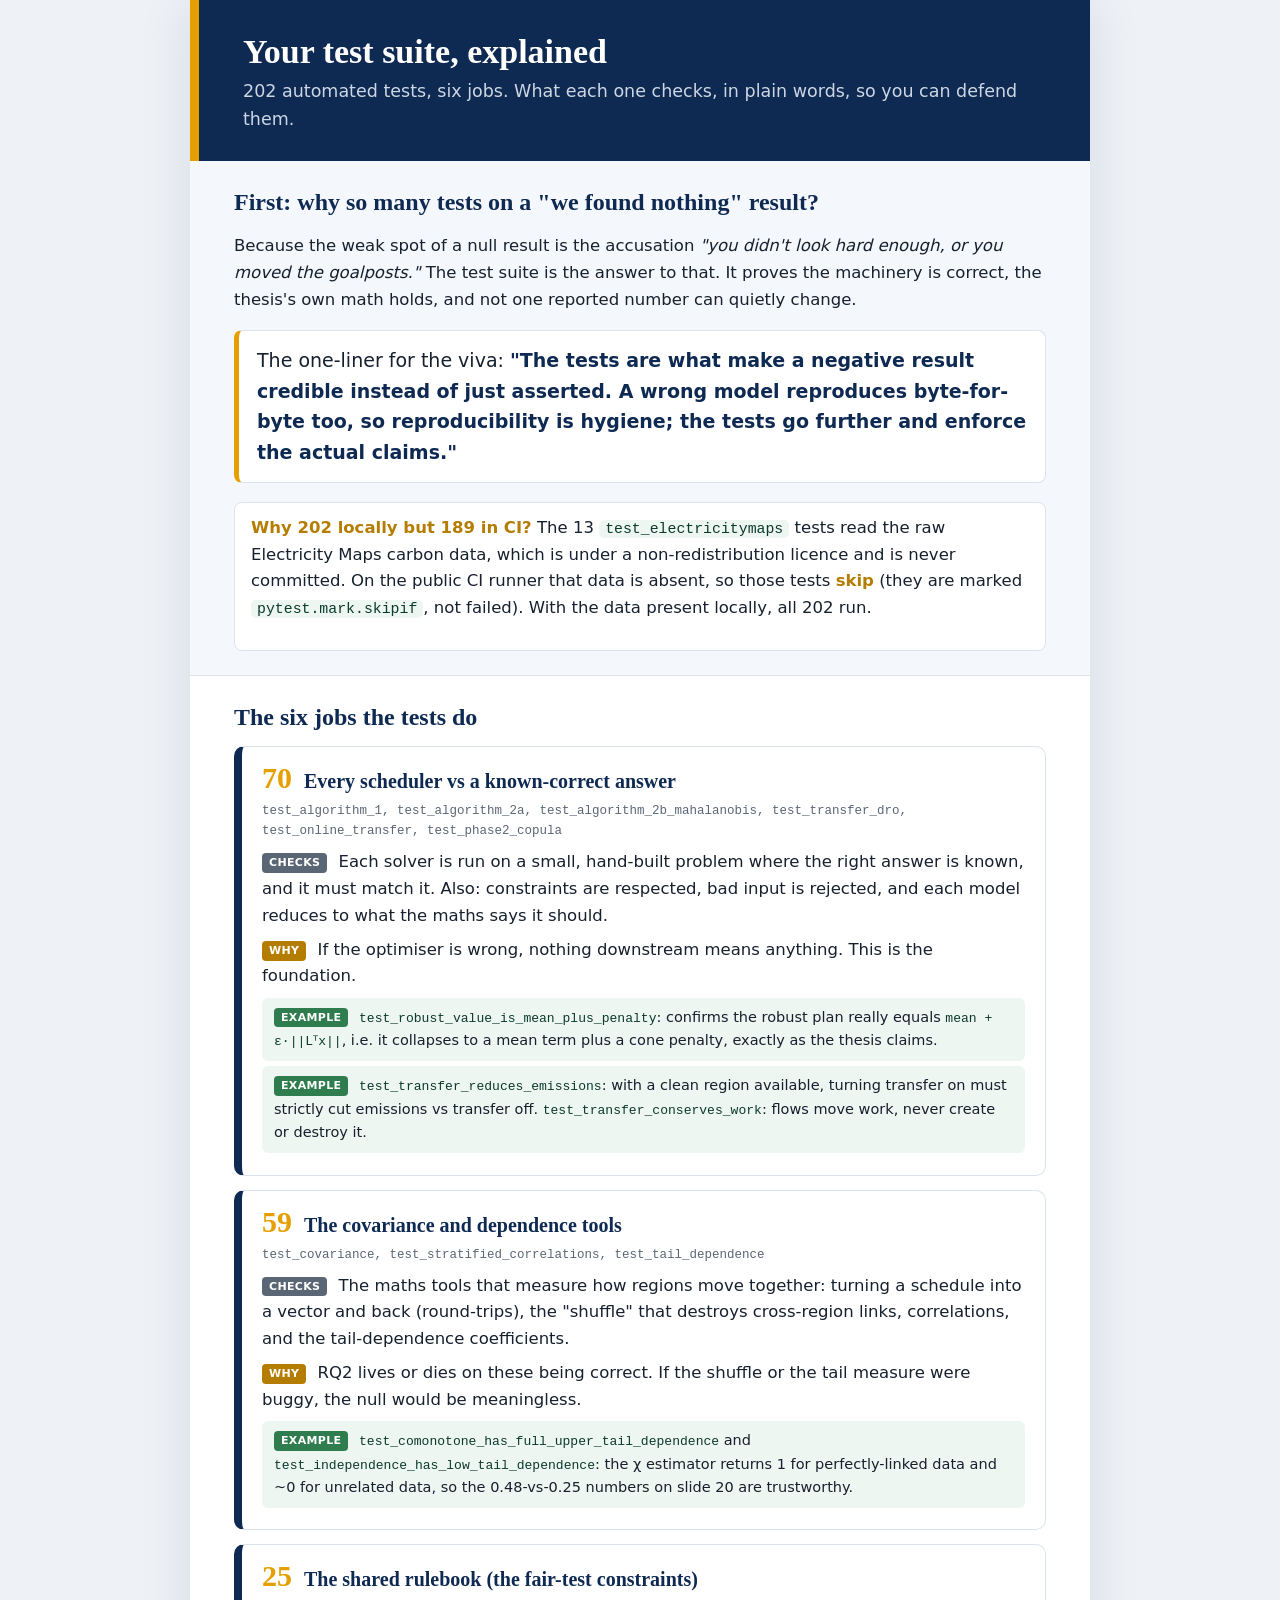
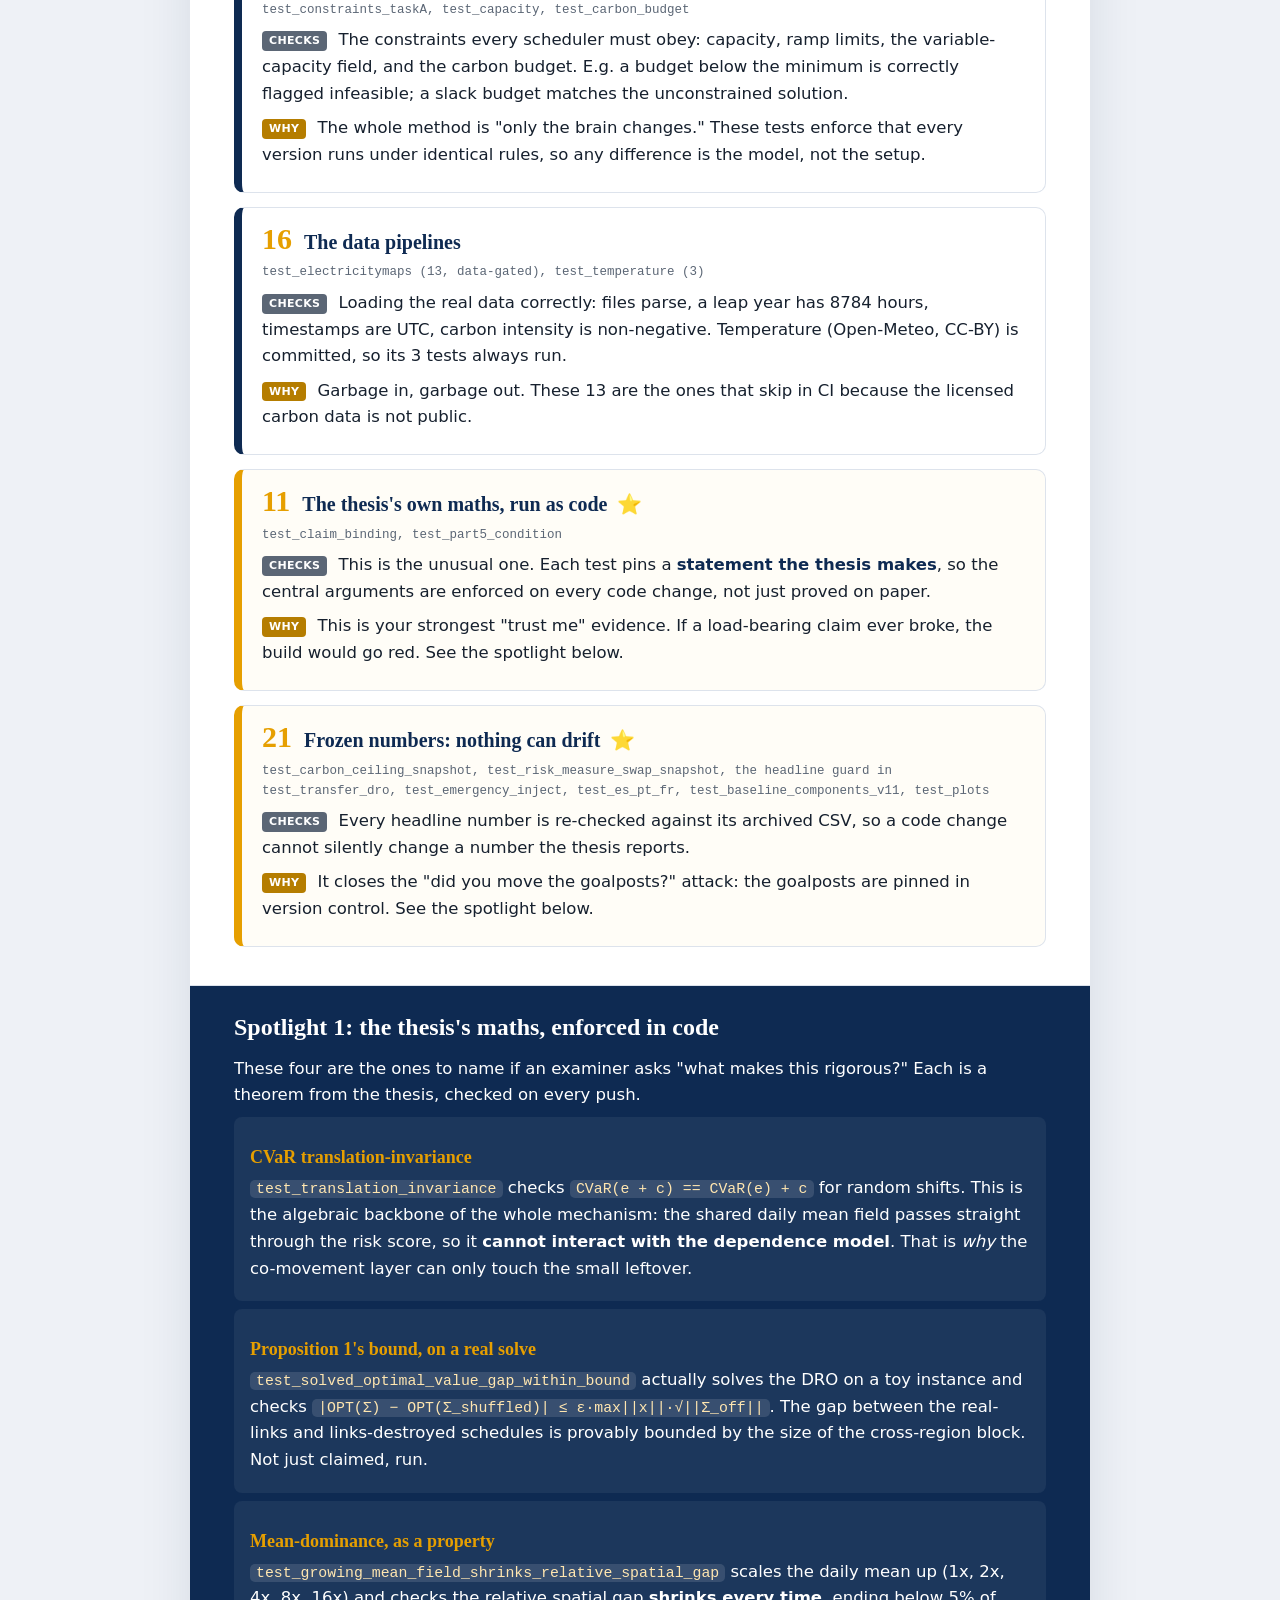
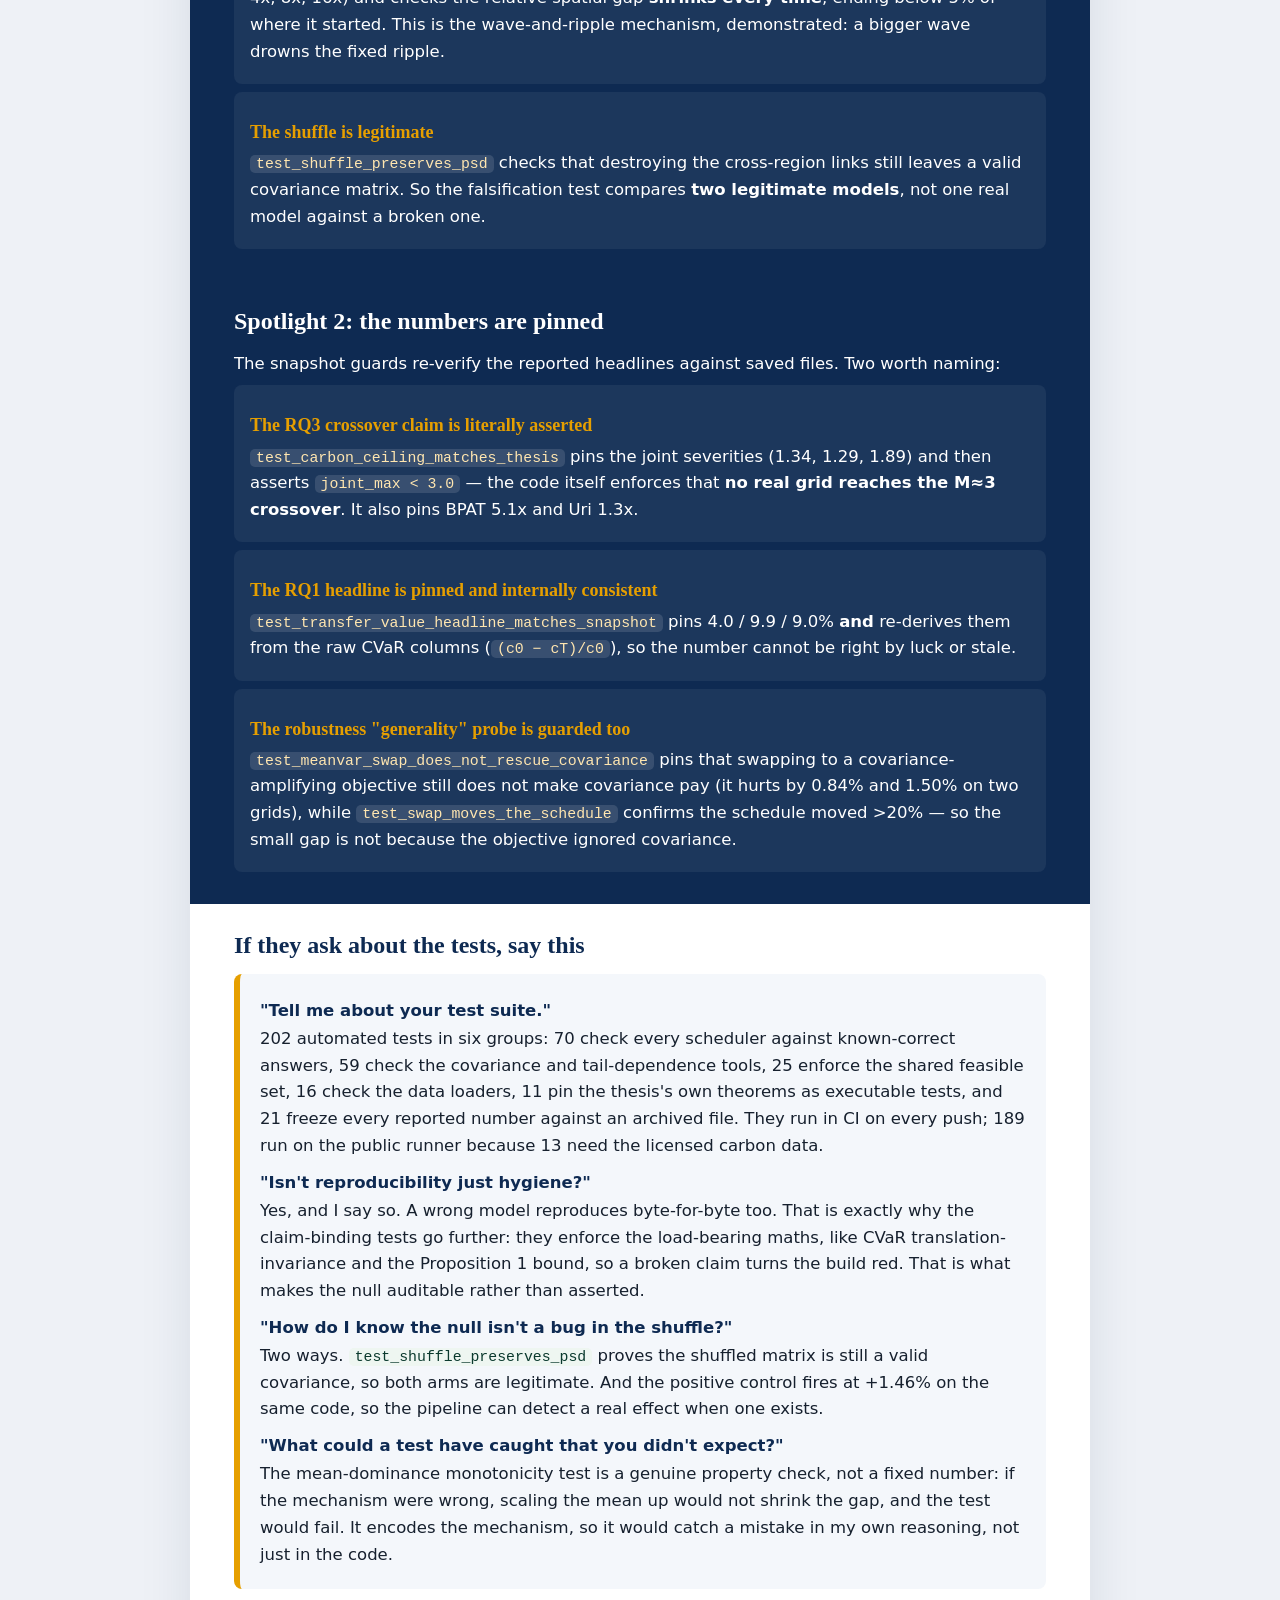
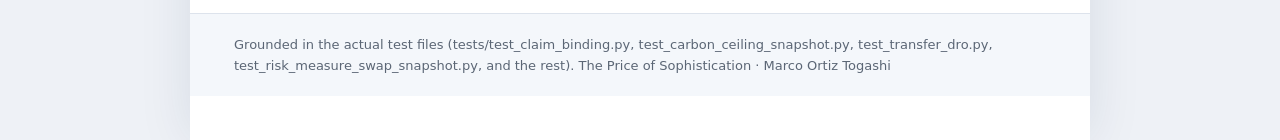
<file: defense/Capstone_Tests_Explained.html>
<!doctype html>
<html lang="en">
<head>
<meta charset="utf-8">
<meta name="viewport" content="width=device-width, initial-scale=1">
<title>Your Test Suite, Explained - 202 tests</title>
<style>
  :root{--navy:#0E2A52;--gold:#E69F00;--goldd:#B57D00;--green:#2f7d4f;--red:#B3402F;
        --ink:#16202E;--muted:#5B6675;--line:#dde3ec;--tint:#f4f7fb;--code:#0b3a2e;--codebg:#eef6f1;}
  *{box-sizing:border-box;}
  body{margin:0;background:#eef1f6;color:var(--ink);font:16.5px/1.62 "Segoe UI",system-ui,sans-serif;}
  .page{max-width:900px;margin:0 auto;background:#fff;padding:0 0 44px;box-shadow:0 0 50px rgba(14,42,82,.10);}
  h1,h2,h3{font-family:Georgia,serif;color:var(--navy);line-height:1.2;}
  b,strong{color:var(--navy);}
  code{font-family:"Cascadia Code",Consolas,monospace;font-size:.9em;background:var(--codebg);
       color:var(--code);padding:1px 6px;border-radius:5px;}
  .title{margin:0;background:var(--navy);color:#fff;padding:32px 44px 4px;border-left:9px solid var(--gold);font-size:34px;}
  .tag{background:var(--navy);color:#CDD6E4;margin:0;padding:0 44px 28px;border-left:9px solid var(--gold);font-size:17.5px;}
  section{padding:24px 44px;border-bottom:1px solid var(--line);}
  section>h2{font-size:24px;margin:.1em 0 .6em;}
  .why{background:var(--tint);}
  .why .punch{font-size:19px;background:#fff;border:1px solid var(--line);border-left:5px solid var(--gold);
              border-radius:8px;padding:14px 18px;margin-top:12px;}
  .ci{background:#fff;border:1px solid var(--line);border-radius:8px;padding:12px 16px;margin-top:14px;}
  .ci b{color:var(--goldd);}

  .grp{border:1px solid var(--line);border-left:8px solid var(--navy);border-radius:10px;
       padding:16px 20px;margin:14px 0;}
  .grp.star{border-left-color:var(--gold);background:#fffdf7;}
  .ghead{display:flex;align-items:baseline;gap:12px;flex-wrap:wrap;margin-bottom:4px;}
  .gcount{font-family:Georgia,serif;font-weight:700;color:var(--gold);font-size:30px;line-height:1;}
  .gname{font-family:Georgia,serif;font-weight:700;color:var(--navy);font-size:20px;}
  .gfiles{font-size:12.5px;color:var(--muted);font-family:"Cascadia Code",Consolas,monospace;}
  .grp p{margin:.45em 0;}
  .lab{display:inline-block;font-size:11px;font-weight:800;letter-spacing:.03em;text-transform:uppercase;
       color:#fff;background:var(--muted);padding:1px 7px;border-radius:4px;margin-right:6px;vertical-align:1px;}
  .lab.ex{background:var(--green);} .lab.why{background:var(--goldd);}
  .ex-line{background:var(--codebg);border-radius:6px;padding:8px 12px;font-size:14.5px;margin:.4em 0;}
  .ex-line code{background:transparent;padding:0;}

  .spot{background:var(--navy);color:#fff;border:0;}
  .spot h2{color:#fff;} .spot h3{color:var(--gold);margin:1em 0 .2em;font-size:18px;}
  .spot p{margin:.4em 0;} .spot b{color:#fff;}
  .spot .card{background:rgba(255,255,255,.06);border-radius:8px;padding:12px 16px;margin:8px 0;}
  .spot code{background:rgba(255,255,255,.12);color:#ffe6b0;}

  .qa{background:var(--tint);border-left:6px solid var(--gold);border-radius:8px;padding:14px 20px;margin-top:10px;}
  .qa .q{font-weight:700;color:var(--navy);margin:.6em 0 .1em;}
  .qa .a{margin:0 0 .4em;}
  .foot{padding:20px 44px;background:var(--tint);color:var(--muted);font-size:13px;border:0;}
  @media(max-width:640px){.title,.tag,section,.foot{padding-left:22px;padding-right:22px;}.title{font-size:27px;}}
</style>
</head>
<body>
<div class="page">

<h1 class="title">Your test suite, explained</h1>
<p class="tag">202 automated tests, six jobs. What each one checks, in plain words, so you can defend them.</p>

<section class="why">
  <h2>First: why so many tests on a "we found nothing" result?</h2>
  <p>Because the weak spot of a null result is the accusation <i>"you didn't look hard enough, or you moved the goalposts."</i> The test suite is the answer to that. It proves the machinery is correct, the thesis's own math holds, and not one reported number can quietly change.</p>
  <p class="punch">The one-liner for the viva: <b>"The tests are what make a negative result credible instead of just asserted. A wrong model reproduces byte-for-byte too, so reproducibility is hygiene; the tests go further and enforce the actual claims."</b></p>
  <div class="ci"><b>Why 202 locally but 189 in CI?</b> The 13 <code>test_electricitymaps</code> tests read the raw Electricity Maps carbon data, which is under a non-redistribution licence and is never committed. On the public CI runner that data is absent, so those tests <b>skip</b> (they are marked <code>pytest.mark.skipif</code>, not failed). With the data present locally, all 202 run.</p></div>
</section>

<section>
  <h2>The six jobs the tests do</h2>

  <div class="grp">
    <div class="ghead"><span class="gcount">70</span><span class="gname">Every scheduler vs a known-correct answer</span></div>
    <div class="gfiles">test_algorithm_1, test_algorithm_2a, test_algorithm_2b_mahalanobis, test_transfer_dro, test_online_transfer, test_phase2_copula</div>
    <p><span class="lab">Checks</span> Each solver is run on a small, hand-built problem where the right answer is known, and it must match it. Also: constraints are respected, bad input is rejected, and each model reduces to what the maths says it should.</p>
    <p><span class="lab why">Why</span> If the optimiser is wrong, nothing downstream means anything. This is the foundation.</p>
    <div class="ex-line"><span class="lab ex">Example</span> <code>test_robust_value_is_mean_plus_penalty</code>: confirms the robust plan really equals <code>mean + &epsilon;&middot;||L&#7488;x||</code>, i.e. it collapses to a mean term plus a cone penalty, exactly as the thesis claims.</div>
    <div class="ex-line"><span class="lab ex">Example</span> <code>test_transfer_reduces_emissions</code>: with a clean region available, turning transfer on must strictly cut emissions vs transfer off. <code>test_transfer_conserves_work</code>: flows move work, never create or destroy it.</div>
  </div>

  <div class="grp">
    <div class="ghead"><span class="gcount">59</span><span class="gname">The covariance and dependence tools</span></div>
    <div class="gfiles">test_covariance, test_stratified_correlations, test_tail_dependence</div>
    <p><span class="lab">Checks</span> The maths tools that measure how regions move together: turning a schedule into a vector and back (round-trips), the "shuffle" that destroys cross-region links, correlations, and the tail-dependence coefficients.</p>
    <p><span class="lab why">Why</span> RQ2 lives or dies on these being correct. If the shuffle or the tail measure were buggy, the null would be meaningless.</p>
    <div class="ex-line"><span class="lab ex">Example</span> <code>test_comonotone_has_full_upper_tail_dependence</code> and <code>test_independence_has_low_tail_dependence</code>: the &chi; estimator returns 1 for perfectly-linked data and ~0 for unrelated data, so the 0.48-vs-0.25 numbers on slide 20 are trustworthy.</div>
  </div>

  <div class="grp">
    <div class="ghead"><span class="gcount">25</span><span class="gname">The shared rulebook (the fair-test constraints)</span></div>
    <div class="gfiles">test_constraints_taskA, test_capacity, test_carbon_budget</div>
    <p><span class="lab">Checks</span> The constraints every scheduler must obey: capacity, ramp limits, the variable-capacity field, and the carbon budget. E.g. a budget below the minimum is correctly flagged infeasible; a slack budget matches the unconstrained solution.</p>
    <p><span class="lab why">Why</span> The whole method is "only the brain changes." These tests enforce that every version runs under identical rules, so any difference is the model, not the setup.</p>
  </div>

  <div class="grp">
    <div class="ghead"><span class="gcount">16</span><span class="gname">The data pipelines</span></div>
    <div class="gfiles">test_electricitymaps (13, data-gated), test_temperature (3)</div>
    <p><span class="lab">Checks</span> Loading the real data correctly: files parse, a leap year has 8784 hours, timestamps are UTC, carbon intensity is non-negative. Temperature (Open-Meteo, CC-BY) is committed, so its 3 tests always run.</p>
    <p><span class="lab why">Why</span> Garbage in, garbage out. These 13 are the ones that skip in CI because the licensed carbon data is not public.</p>
  </div>

  <div class="grp star">
    <div class="ghead"><span class="gcount">11</span><span class="gname">The thesis's own maths, run as code &nbsp;&#11088;</span></div>
    <div class="gfiles">test_claim_binding, test_part5_condition</div>
    <p><span class="lab">Checks</span> This is the unusual one. Each test pins a <b>statement the thesis makes</b>, so the central arguments are enforced on every code change, not just proved on paper.</p>
    <p><span class="lab why">Why</span> This is your strongest "trust me" evidence. If a load-bearing claim ever broke, the build would go red. See the spotlight below.</p>
  </div>

  <div class="grp star">
    <div class="ghead"><span class="gcount">21</span><span class="gname">Frozen numbers: nothing can drift &nbsp;&#11088;</span></div>
    <div class="gfiles">test_carbon_ceiling_snapshot, test_risk_measure_swap_snapshot, the headline guard in test_transfer_dro, test_emergency_inject, test_es_pt_fr, test_baseline_components_v11, test_plots</div>
    <p><span class="lab">Checks</span> Every headline number is re-checked against its archived CSV, so a code change cannot silently change a number the thesis reports.</p>
    <p><span class="lab why">Why</span> It closes the "did you move the goalposts?" attack: the goalposts are pinned in version control. See the spotlight below.</p>
  </div>
</section>

<section class="spot">
  <h2>Spotlight 1: the thesis's maths, enforced in code</h2>
  <p>These four are the ones to name if an examiner asks "what makes this rigorous?" Each is a theorem from the thesis, checked on every push.</p>

  <div class="card">
    <h3>CVaR translation-invariance</h3>
    <p><code>test_translation_invariance</code> checks <code>CVaR(e + c) == CVaR(e) + c</code> for random shifts. This is the algebraic backbone of the whole mechanism: the shared daily mean field passes straight through the risk score, so it <b>cannot interact with the dependence model</b>. That is <i>why</i> the co-movement layer can only touch the small leftover.</p>
  </div>
  <div class="card">
    <h3>Proposition 1's bound, on a real solve</h3>
    <p><code>test_solved_optimal_value_gap_within_bound</code> actually solves the DRO on a toy instance and checks <code>|OPT(&Sigma;) &minus; OPT(&Sigma;_shuffled)| &le; &epsilon;&middot;max||x||&middot;&radic;||&Sigma;_off||</code>. The gap between the real-links and links-destroyed schedules is provably bounded by the size of the cross-region block. Not just claimed, run.</p>
  </div>
  <div class="card">
    <h3>Mean-dominance, as a property</h3>
    <p><code>test_growing_mean_field_shrinks_relative_spatial_gap</code> scales the daily mean up (1x, 2x, 4x, 8x, 16x) and checks the relative spatial gap <b>shrinks every time</b>, ending below 5% of where it started. This is the wave-and-ripple mechanism, demonstrated: a bigger wave drowns the fixed ripple.</p>
  </div>
  <div class="card">
    <h3>The shuffle is legitimate</h3>
    <p><code>test_shuffle_preserves_psd</code> checks that destroying the cross-region links still leaves a valid covariance matrix. So the falsification test compares <b>two legitimate models</b>, not one real model against a broken one.</p>
  </div>
</section>

<section class="spot">
  <h2>Spotlight 2: the numbers are pinned</h2>
  <p>The snapshot guards re-verify the reported headlines against saved files. Two worth naming:</p>
  <div class="card">
    <h3>The RQ3 crossover claim is literally asserted</h3>
    <p><code>test_carbon_ceiling_matches_thesis</code> pins the joint severities (1.34, 1.29, 1.89) and then asserts <code>joint_max &lt; 3.0</code> &mdash; the code itself enforces that <b>no real grid reaches the M&asymp;3 crossover</b>. It also pins BPAT 5.1x and Uri 1.3x.</p>
  </div>
  <div class="card">
    <h3>The RQ1 headline is pinned and internally consistent</h3>
    <p><code>test_transfer_value_headline_matches_snapshot</code> pins 4.0 / 9.9 / 9.0% <b>and</b> re-derives them from the raw CVaR columns (<code>(c0 &minus; cT)/c0</code>), so the number cannot be right by luck or stale.</p>
  </div>
  <div class="card">
    <h3>The robustness "generality" probe is guarded too</h3>
    <p><code>test_meanvar_swap_does_not_rescue_covariance</code> pins that swapping to a covariance-amplifying objective still does not make covariance pay (it hurts by 0.84% and 1.50% on two grids), while <code>test_swap_moves_the_schedule</code> confirms the schedule moved &gt;20% &mdash; so the small gap is not because the objective ignored covariance.</p>
  </div>
</section>

<section>
  <h2>If they ask about the tests, say this</h2>
  <div class="qa">
    <p class="q">"Tell me about your test suite."</p>
    <p class="a">202 automated tests in six groups: 70 check every scheduler against known-correct answers, 59 check the covariance and tail-dependence tools, 25 enforce the shared feasible set, 16 check the data loaders, 11 pin the thesis's own theorems as executable tests, and 21 freeze every reported number against an archived file. They run in CI on every push; 189 run on the public runner because 13 need the licensed carbon data.</p>
    <p class="q">"Isn't reproducibility just hygiene?"</p>
    <p class="a">Yes, and I say so. A wrong model reproduces byte-for-byte too. That is exactly why the claim-binding tests go further: they enforce the load-bearing maths, like CVaR translation-invariance and the Proposition 1 bound, so a broken claim turns the build red. That is what makes the null auditable rather than asserted.</p>
    <p class="q">"How do I know the null isn't a bug in the shuffle?"</p>
    <p class="a">Two ways. <code>test_shuffle_preserves_psd</code> proves the shuffled matrix is still a valid covariance, so both arms are legitimate. And the positive control fires at +1.46% on the same code, so the pipeline can detect a real effect when one exists.</p>
    <p class="q">"What could a test have caught that you didn't expect?"</p>
    <p class="a">The mean-dominance monotonicity test is a genuine property check, not a fixed number: if the mechanism were wrong, scaling the mean up would not shrink the gap, and the test would fail. It encodes the mechanism, so it would catch a mistake in my own reasoning, not just in the code.</p>
  </div>
</section>

<footer class="foot">Grounded in the actual test files (tests/test_claim_binding.py, test_carbon_ceiling_snapshot.py, test_transfer_dro.py, test_risk_measure_swap_snapshot.py, and the rest). The Price of Sophistication &middot; Marco Ortiz Togashi</footer>

</div>
</body>
</html>
</file>
